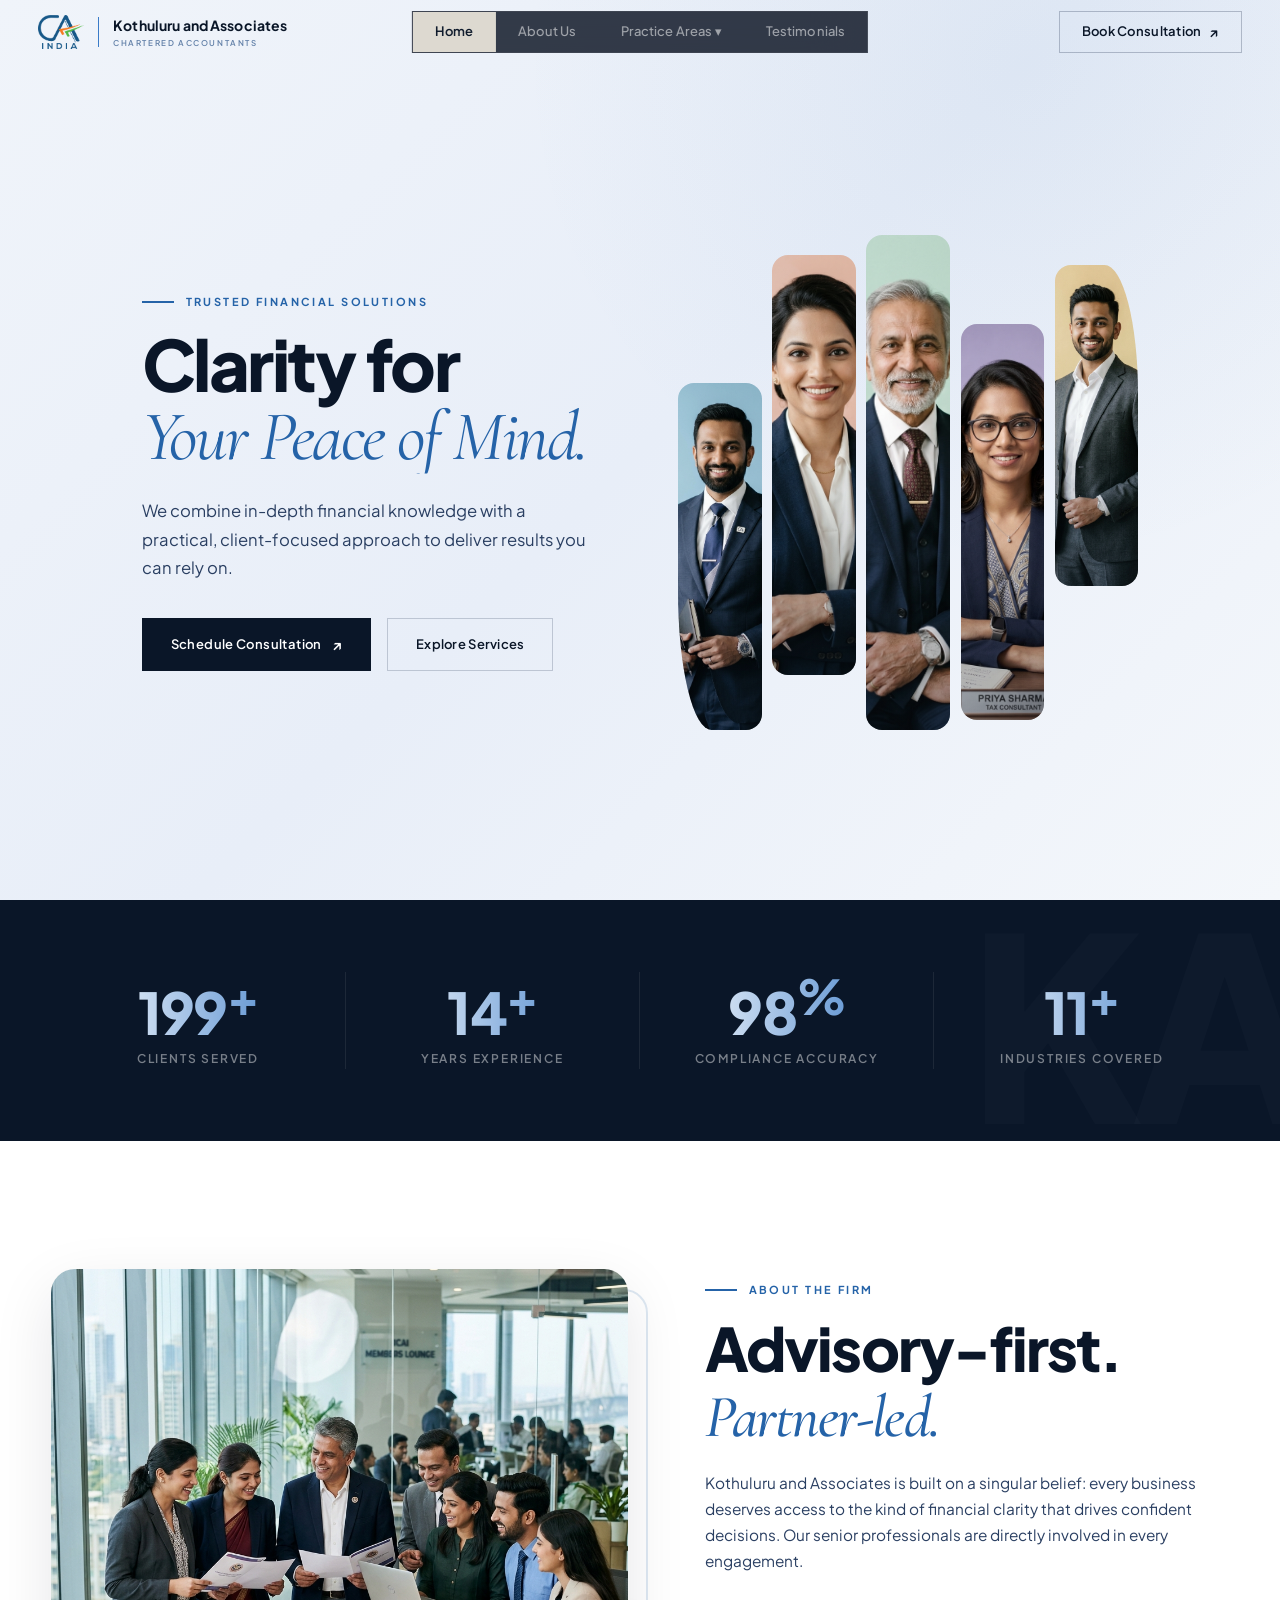
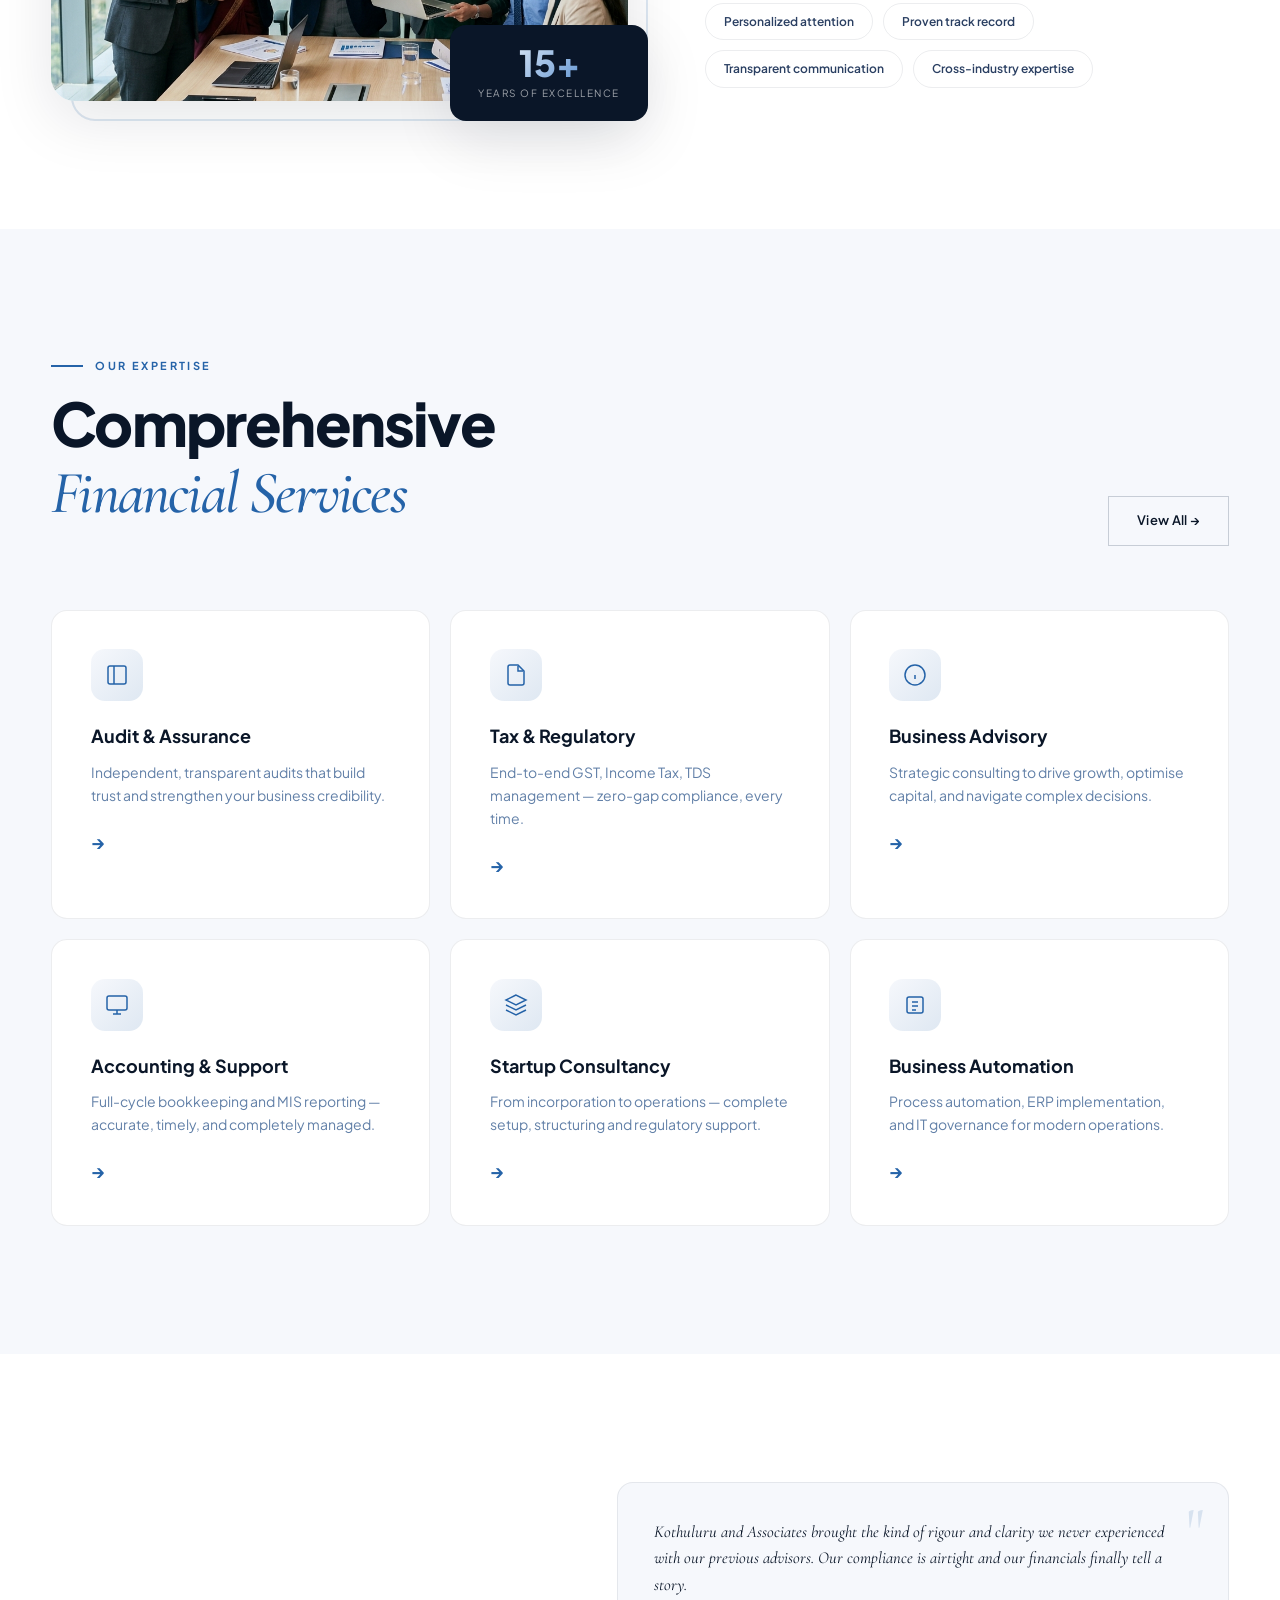
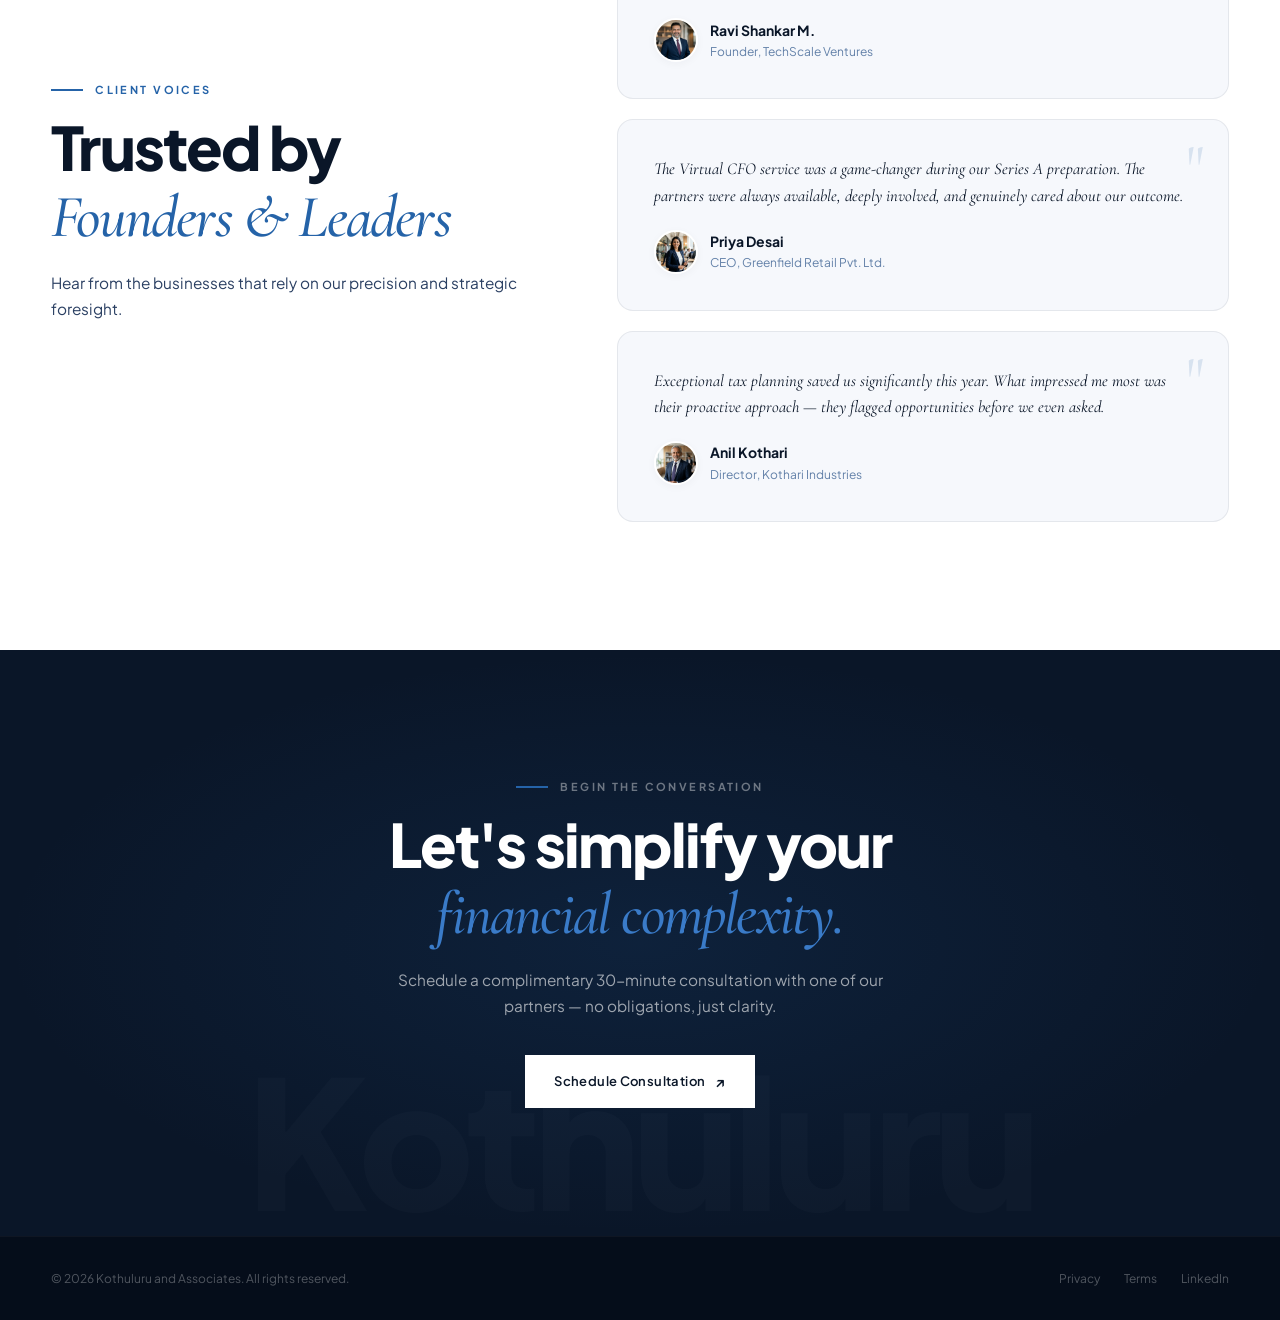
<file: index.html>
<!DOCTYPE html>
<html lang="en">
<head>
  <meta charset="UTF-8">
  <meta name="viewport" content="width=device-width, initial-scale=1.0">
  <title>Kothuluru and Associates — Chartered Accountants</title>
  <meta name="description" content="Trusted Chartered Accountants providing audit, tax, advisory, and business support services across India.">
  <link rel="preconnect" href="https://fonts.googleapis.com">
  <link href="https://fonts.googleapis.com/css2?family=Plus+Jakarta+Sans:wght@300;400;500;600;700;800&family=Cormorant+Garamond:ital,wght@0,300;0,400;0,500;1,300;1,400;1,500;1,600&display=swap" rel="stylesheet">
  <link href="https://fonts.googleapis.com/css2?family=Material+Symbols+Outlined" rel="stylesheet">
  <link rel="stylesheet" href="styles.css?v=3">
</head>
<body>

  <!-- NAV -->
  <nav id="mainNav">
    <a href="index.html" class="nav-logo">
      <img src="assets/CA India Logo.png" alt="CA India" class="nav-logo-ca">
      <div class="nav-logo-divider"></div>
      <div class="nav-logo-text">
        <div class="nav-logo-main">Kothuluru and Associates</div>
        <div class="nav-logo-sub">Chartered Accountants</div>
      </div>
    </a>
    <ul class="nav-links" id="navLinks">
      <li class="active"><a href="#home">Home</a></li>
      <li><a href="#about">About Us</a></li>
      <li class="dropdown">
        <a href="#services" class="dropdown-trigger">Practice Areas ▾</a>
        <div class="dropdown-menu">
          <a href="services/audit-assurance.html">Audit &amp; Assurance</a>
          <a href="services/tax-regulatory.html">Tax &amp; Regulatory</a>
          <a href="services/business-advisory.html">Business Advisory</a>
          <a href="services/accounting-business-support.html">Accounting &amp; Support</a>
          <a href="services/startup-consultancy.html">Startup Consultancy</a>
          <a href="services/business-automation-it.html">Business Automation</a>
        </div>
      </li>
      <li><a href="#testimonials">Testimonials</a></li>
      <li id="mobileCtaContainer"></li>
    </ul>
    <div class="nav-right-group">
      <div id="desktopCtaContainer"><a href="#contact" class="nav-cta" id="mainCtaButton">Book Consultation</a></div>
      <button class="nav-toggle" id="navToggle" aria-label="Menu">
        <span class="material-symbols-outlined">menu</span>
      </button>
    </div>
  </nav>

  <!-- HERO -->
  <section class="hero" id="home">
    <div class="container">
      <div class="hero-content">
        <div class="eyebrow reveal visible">Trusted Financial Solutions</div>
        <h1 class="hero-headline reveal visible delay-1">Clarity for<em>Your Peace of Mind.</em></h1>
        <p class="hero-sub reveal visible delay-2">We combine in-depth financial knowledge with a practical, client-focused approach to deliver results you can rely on.</p>
        <div class="hero-actions reveal visible delay-3">
          <a href="#contact" class="btn-primary">Schedule Consultation</a>
          <a href="#services" class="btn-outline">Explore Services</a>
        </div>
      </div>
      <div class="hero-portraits reveal visible delay-2">
        <div class="portrait-slice" style="background-image: url('assets/portrait_1.png');"></div>
        <div class="portrait-slice" style="background-image: url('assets/portrait_2.png');"></div>
        <div class="portrait-slice" style="background-image: url('assets/portrait_3.png');"></div>
        <div class="portrait-slice" style="background-image: url('assets/portrait_4.png');"></div>
        <div class="portrait-slice" style="background-image: url('assets/portrait_5.png');"></div>
      </div>
    </div>
  </section>

  <section class="metrics" id="metrics">
    <div class="container">
      <div class="metric-item reveal">
        <div class="metric-num"><span class="count-up" data-target="200">0</span><sup>+</sup></div>
        <div class="metric-label">Clients Served</div>
      </div>
      <div class="metric-item reveal delay-1">
        <div class="metric-num"><span class="count-up" data-target="15">0</span><sup>+</sup></div>
        <div class="metric-label">Years Experience</div>
      </div>
      <div class="metric-item reveal delay-2">
        <div class="metric-num"><span class="count-up" data-target="99">0</span><sup>%</sup></div>
        <div class="metric-label">Compliance Accuracy</div>
      </div>
      <div class="metric-item reveal delay-3">
        <div class="metric-num"><span class="count-up" data-target="12">0</span><sup>+</sup></div>
        <div class="metric-label">Industries Covered</div>
      </div>
    </div>
  </section>

  <!-- ABOUT -->
  <section class="about section-pad" id="about">
    <div class="container">
      <div class="about-image-wrap reveal">
        <div class="about-image" style="background-image: url('assets/about-team.png');"></div>
        <div class="about-badge">
          <div class="about-badge-num">15+</div>
          <div class="about-badge-label">Years of Excellence</div>
        </div>
      </div>
      <div>
        <div class="eyebrow reveal">About the Firm</div>
        <h2 class="section-title reveal delay-1">Advisory-first.<br><em>Partner-led.</em></h2>
        <p class="body-text reveal delay-2">Kothuluru and Associates is built on a singular belief: every business deserves access to the kind of financial clarity that drives confident decisions. Our senior professionals are directly involved in every engagement.</p>
        <div class="pill-tags reveal delay-3">
          <span class="pill-tag">Personalized attention</span>
          <span class="pill-tag">Proven track record</span>
          <span class="pill-tag">Transparent communication</span>
          <span class="pill-tag">Cross-industry expertise</span>
        </div>
      </div>
    </div>
  </section>

  <!-- SERVICES -->
  <section class="services section-pad" id="services">
    <div class="container">
      <div class="services-header">
        <div>
          <div class="eyebrow reveal">Our Expertise</div>
          <h2 class="section-title reveal delay-1">Comprehensive<br><em>Financial Services</em></h2>
        </div>
        <a href="#contact" class="btn-outline reveal">View All →</a>
      </div>
      <div class="services-grid">
        <a href="services/audit-assurance.html" class="service-card reveal">
          <div class="service-icon">
            <svg width="24" height="24" viewBox="0 0 24 24" fill="none" stroke="currentColor" stroke-width="1.5"><rect x="3" y="3" width="18" height="18" rx="2"/><path d="M9 3v18"/></svg>
          </div>
          <div class="service-card-title">Audit &amp; Assurance</div>
          <div class="service-card-desc">Independent, transparent audits that build trust and strengthen your business credibility.</div>
          <span class="service-arrow">→</span>
        </a>
        <a href="services/tax-regulatory.html" class="service-card reveal delay-1">
          <div class="service-icon">
            <svg width="24" height="24" viewBox="0 0 24 24" fill="none" stroke="currentColor" stroke-width="1.5"><path d="M14 2H6a2 2 0 0 0-2 2v16c0 1.1.9 2 2 2h12a2 2 0 0 0 2-2V8l-6-6z"/><path d="M14 3v5h5"/></svg>
          </div>
          <div class="service-card-title">Tax &amp; Regulatory</div>
          <div class="service-card-desc">End-to-end GST, Income Tax, TDS management — zero-gap compliance, every time.</div>
          <span class="service-arrow">→</span>
        </a>
        <a href="services/business-advisory.html" class="service-card reveal delay-2">
          <div class="service-icon">
            <svg width="24" height="24" viewBox="0 0 24 24" fill="none" stroke="currentColor" stroke-width="1.5"><circle cx="12" cy="12" r="10"/><path d="M12 16v-4"/><path d="M12 8h.01"/></svg>
          </div>
          <div class="service-card-title">Business Advisory</div>
          <div class="service-card-desc">Strategic consulting to drive growth, optimise capital, and navigate complex decisions.</div>
          <span class="service-arrow">→</span>
        </a>
        <a href="services/accounting-business-support.html" class="service-card reveal delay-1">
          <div class="service-icon">
            <svg width="24" height="24" viewBox="0 0 24 24" fill="none" stroke="currentColor" stroke-width="1.5"><rect x="2" y="3" width="20" height="14" rx="2"/><line x1="8" y1="21" x2="16" y2="21"/><line x1="12" y1="17" x2="12" y2="21"/></svg>
          </div>
          <div class="service-card-title">Accounting &amp; Support</div>
          <div class="service-card-desc">Full-cycle bookkeeping and MIS reporting — accurate, timely, and completely managed.</div>
          <span class="service-arrow">→</span>
        </a>
        <a href="services/startup-consultancy.html" class="service-card reveal delay-2">
          <div class="service-icon">
            <svg width="24" height="24" viewBox="0 0 24 24" fill="none" stroke="currentColor" stroke-width="1.5"><path d="M12 2L2 7l10 5 10-5-10-5z"/><path d="M2 17l10 5 10-5"/><path d="M2 12l10 5 10-5"/></svg>
          </div>
          <div class="service-card-title">Startup Consultancy</div>
          <div class="service-card-desc">From incorporation to operations — complete setup, structuring and regulatory support.</div>
          <span class="service-arrow">→</span>
        </a>
        <a href="services/business-automation-it.html" class="service-card reveal delay-3">
          <div class="service-icon">
            <svg width="24" height="24" viewBox="0 0 24 24" fill="none" stroke="currentColor" stroke-width="1.5"><rect x="4" y="4" width="16" height="16" rx="2"/><path d="M9 9h6"/><path d="M9 13h6"/><path d="M9 17h4"/></svg>
          </div>
          <div class="service-card-title">Business Automation</div>
          <div class="service-card-desc">Process automation, ERP implementation, and IT governance for modern operations.</div>
          <span class="service-arrow">→</span>
        </a>
      </div>
    </div>
  </section>

  <!-- TESTIMONIALS -->
  <section class="testimonials section-pad" id="testimonials">
    <div class="container">
      <div>
        <div class="eyebrow reveal">Client Voices</div>
        <h2 class="section-title reveal delay-1">Trusted by<br><em>Founders &amp; Leaders</em></h2>
        <p class="body-text reveal delay-2">Hear from the businesses that rely on our precision and strategic foresight.</p>
      </div>
      <div class="testimonial-cards">
        <div class="testimonial-card reveal">
          <p class="testimonial-text">Kothuluru and Associates brought the kind of rigour and clarity we never experienced with our previous advisors. Our compliance is airtight and our financials finally tell a story.</p>
          <div class="testimonial-author">
            <div class="testimonial-avatar" style="background-image: url('assets/testimonial-1.png');"></div>
            <div>
              <div class="testimonial-name">Ravi Shankar M.</div>
              <div class="testimonial-role">Founder, TechScale Ventures</div>
            </div>
          </div>
        </div>
        <div class="testimonial-card reveal delay-1">
          <p class="testimonial-text">The Virtual CFO service was a game-changer during our Series A preparation. The partners were always available, deeply involved, and genuinely cared about our outcome.</p>
          <div class="testimonial-author">
            <div class="testimonial-avatar" style="background-image: url('assets/testimonial-2.png');"></div>
            <div>
              <div class="testimonial-name">Priya Desai</div>
              <div class="testimonial-role">CEO, Greenfield Retail Pvt. Ltd.</div>
            </div>
          </div>
        </div>
        <div class="testimonial-card reveal delay-2">
          <p class="testimonial-text">Exceptional tax planning saved us significantly this year. What impressed me most was their proactive approach — they flagged opportunities before we even asked.</p>
          <div class="testimonial-author">
            <div class="testimonial-avatar" style="background-image: url('assets/testimonial-3.png');"></div>
            <div>
              <div class="testimonial-name">Anil Kothari</div>
              <div class="testimonial-role">Director, Kothari Industries</div>
            </div>
          </div>
        </div>
      </div>
    </div>
  </section>

  <!-- CTA -->
  <section class="cta-section" id="contact">
    <div class="container" style="position:relative; z-index:1;">
      <div class="eyebrow reveal" style="justify-content:center; color:rgba(255,255,255,0.4);">
        <span style="display:none;"></span>Begin the Conversation
      </div>
      <h2 class="section-title reveal delay-1" style="text-align:center;">Let's simplify your<br><em>financial complexity.</em></h2>
      <p class="body-text reveal delay-2" style="text-align:center;">Schedule a complimentary 30-minute consultation with one of our partners — no obligations, just clarity.</p>
      <div style="text-align:center;" class="reveal delay-3">
        <a href="mailto:hello@kothaluruassociates.in" class="btn-primary" style="background:#fff; color:var(--ink); border-color:#fff;">Schedule Consultation</a>
      </div>
    </div>
    <div class="cta-watermark">Kothuluru</div>
  </section>

  <!-- FOOTER -->
  <footer>
    <div class="container">
      <div>© 2026 Kothuluru and Associates. All rights reserved.</div>
      <div class="footer-links">
        <a href="#">Privacy</a>
        <a href="#">Terms</a>
        <a href="#">LinkedIn</a>
      </div>
    </div>
  </footer>

  <script>
    // Scroll reveal
    const observer = new IntersectionObserver((entries) => {
      entries.forEach(e => { if (e.isIntersecting) e.target.classList.add('visible'); });
    }, { threshold: 0.1, rootMargin: '0px 0px -40px 0px' });
    document.querySelectorAll('.reveal').forEach(el => observer.observe(el));

    // Count up animation
    const countUpObserver = new IntersectionObserver((entries, obs) => {
      entries.forEach(entry => {
        if (entry.isIntersecting) {
          const el = entry.target;
          const target = parseInt(el.getAttribute('data-target'), 10);
          const duration = 2000;
          const start = performance.now();
          function step(timestamp) {
            const progress = Math.min((timestamp - start) / duration, 1);
            const ease = 1 - Math.pow(1 - progress, 4); // easeOutQuart
            el.textContent = Math.floor(ease * target);
            if (progress < 1) requestAnimationFrame(step);
            else el.textContent = target;
          }
          requestAnimationFrame(step);
          obs.unobserve(el);
        }
      });
    }, { threshold: 0.1 });
    document.querySelectorAll('.count-up').forEach(el => countUpObserver.observe(el));

    // Mobile nav toggle
    const navToggle = document.getElementById('navToggle');
    const mainNav = document.getElementById('mainNav');
    
            function handleCtaPosition() {
      const rightGroup = document.getElementById('desktopCtaContainer');
      const mobileContainer = document.getElementById('mobileCtaContainer');
      if (!rightGroup || !mobileContainer) return;
      
      const isDesktop = window.innerWidth >= 1200;
      
      if (isDesktop) {
        if (!document.getElementById('mainCtaButton')) {
          rightGroup.innerHTML = '<a href="#contact" class="nav-cta" id="mainCtaButton">Book Consultation</a>';
          mobileContainer.innerHTML = '';
          console.log('[Navbar] CTA Active: Desktop Button (Right)');
        }
      } else {
        if (!document.getElementById('mobileCtaLink')) {
          mobileContainer.innerHTML = '<a href="#contact" id="mobileCtaLink">Book Consultation &#8599;</a>';
          rightGroup.innerHTML = '';
          console.log('[Navbar] CTA Active: Plain Nav Link (Inside Menu)');
        }
      }
    }
    window.addEventListener('resize', handleCtaPosition);
    handleCtaPosition();

    navToggle.addEventListener('click', (e) => {
      e.stopPropagation();
      mainNav.classList.toggle('menu-open');
    });

    // Close menu on click outside
    document.addEventListener('click', (e) => {
      if (!mainNav.contains(e.target) && mainNav.classList.contains('menu-open')) {
        mainNav.classList.remove('menu-open');
      }
    });

    // Handle mobile dropdowns
    document.querySelectorAll('.dropdown-trigger').forEach(trigger => {
      trigger.addEventListener('click', (e) => {
        if (window.innerWidth < 1200) {
          e.preventDefault();
          trigger.closest('.dropdown').classList.toggle('active');
        }
      });
    });

    // Animated logo text
    setTimeout(() => {
      const el = document.querySelector('.nav-logo-main');
      if (!el) return;
      const txt = el.innerText;
      el.innerHTML = '';
      [...txt].forEach((c, i) => {
        const s = document.createElement('span');
        s.textContent = c === ' ' ? '\u00A0' : c;
        s.style.cssText = `opacity:0;transform:translateY(8px);display:inline-block;transition:all 0.35s cubic-bezier(0.16,1,0.3,1) ${i*0.018}s`;
        el.appendChild(s);
        requestAnimationFrame(() => requestAnimationFrame(() => { s.style.opacity='1'; s.style.transform='translateY(0)'; }));
      });
    }, 300);

    // ── DYNAMIC ACTIVE STATE ──
    (function() {
      const navItems = document.querySelectorAll('.nav-links > li');
      const sections = ['home','about','services','testimonials'];
      let currentActive = document.querySelector('.nav-links > li.active');

      // Set active by section id
      function setActiveBySection(id) {
        navItems.forEach(li => li.classList.remove('active'));
        navItems.forEach(li => {
          const href = li.querySelector('a')?.getAttribute('href');
          if (href && href.includes(id)) li.classList.add('active');
        });
      }

      // Hover: temporarily move active
      navItems.forEach(li => {
        li.addEventListener('mouseenter', () => {
          navItems.forEach(n => n.classList.remove('active'));
          li.classList.add('active');
        });
      });

      // Mouse leave nav-links: restore scroll-based active
      const navLinksEl = document.querySelector('.nav-links');
      navLinksEl.addEventListener('mouseleave', () => {
        // Find which section is visible
        let found = 'home';
        sections.forEach(id => {
          const sec = document.getElementById(id);
          if (sec && sec.getBoundingClientRect().top <= 120) found = id;
        });
        setActiveBySection(found);
      });

      // Scroll: update active based on visible section
      window.addEventListener('scroll', () => {
        let found = 'home';
        sections.forEach(id => {
          const sec = document.getElementById(id);
          if (sec && sec.getBoundingClientRect().top <= 120) found = id;
        });
        // Only update if not hovering over nav
        if (!navLinksEl.matches(':hover')) {
          setActiveBySection(found);
        }
      }, { passive: true });

      // Initial
      setActiveBySection('home');
    })();
  </script>
</body>
</html>
</file>
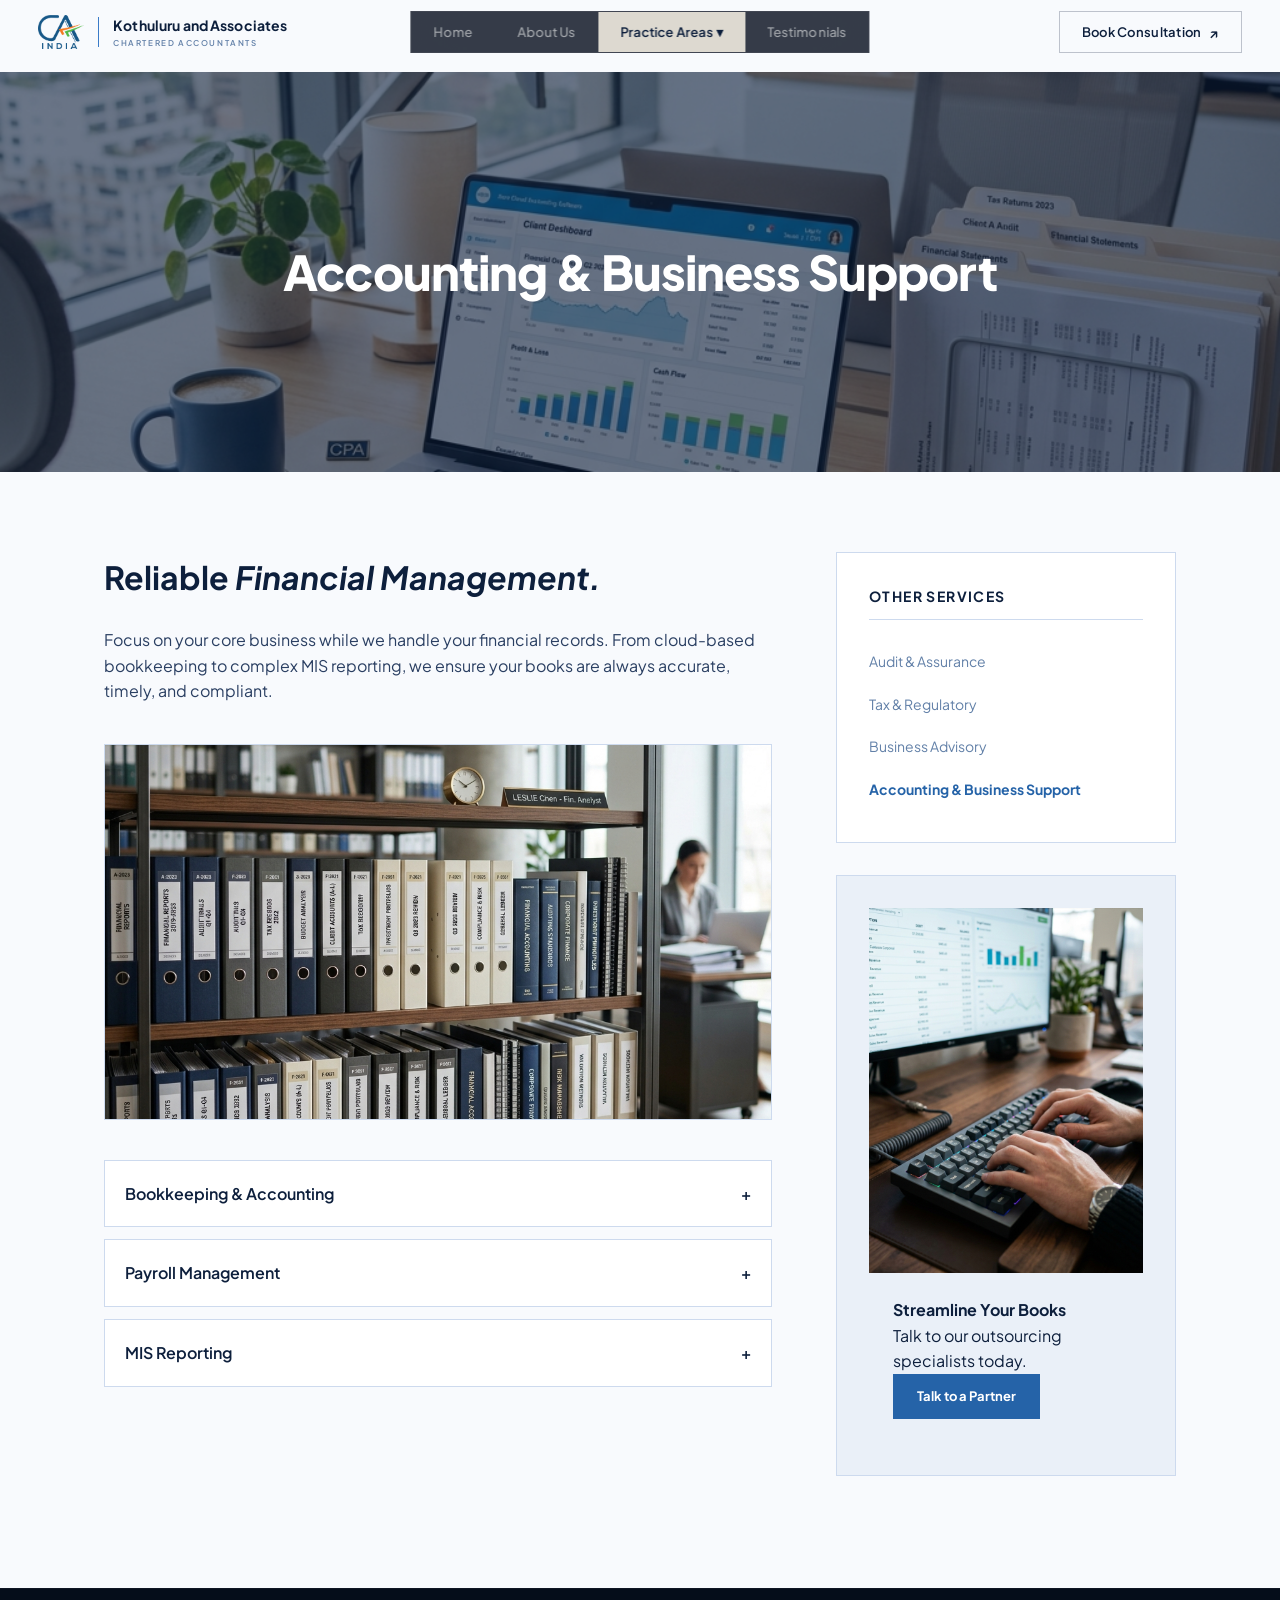
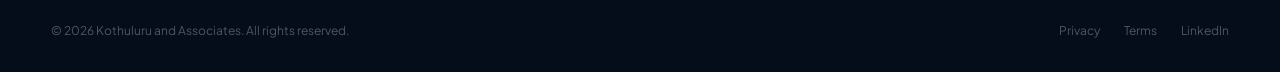
<file: services/accounting-business-support.html>
<!DOCTYPE html>
<html lang="en">
<head>
  <meta charset="UTF-8">
  <meta name="viewport" content="width=device-width, initial-scale=1.0">
  <title>Accounting & Business Support — Kothuluru and Associates</title>
  <link rel="preconnect" href="https://fonts.googleapis.com">
  <link href="https://fonts.googleapis.com/css2?family=Plus+Jakarta+Sans:wght@300;400;500;600;700;800&family=Cormorant+Garamond:ital,wght@0,300;0,400;0,500;1,300;1,400;1,500;1,600&display=swap" rel="stylesheet">
  <link href="https://fonts.googleapis.com/css2?family=Material+Symbols+Outlined" rel="stylesheet">
  <link rel="stylesheet" href="../service-styles.css?v=4">
</head>
<body>
    <nav id="mainNav">
    <a href="../index.html" class="nav-logo">
      <img src="../assets/CA India Logo.png" alt="CA India" class="nav-logo-ca">
      <div class="nav-logo-divider"></div>
      <div class="nav-logo-text">
        <div class="nav-logo-main">Kothuluru and Associates</div>
        <div class="nav-logo-sub">Chartered Accountants</div>
      </div>
    </a>
    <ul class="nav-links" id="navLinks">
      <li><a href="../index.html#home">Home</a></li>
      <li><a href="../index.html#about">About Us</a></li>
      <li class="dropdown active">
        <a href="../index.html#services" class="dropdown-trigger">Practice Areas &#9662;</a>
        <div class="dropdown-menu">
          <a href="audit-assurance.html">Audit &amp; Assurance</a>
          <a href="tax-regulatory.html">Tax &amp; Regulatory</a>
          <a href="business-advisory.html">Business Advisory</a>
          <a href="accounting-business-support.html">Accounting &amp; Support</a>
          <a href="startup-consultancy.html">Startup Consultancy</a>
          <a href="business-automation-it.html">Business Automation</a>
        </div>
      </li>
      <li><a href="../index.html#testimonials">Testimonials</a></li>
      <li id="mobileCtaContainer"></li>
    </ul>
    <div class="nav-right-group">
      <div id="desktopCtaContainer"><a href="../index.html#contact" class="nav-cta" id="mainCtaButton">Book Consultation</a></div>
      <button class="nav-toggle" id="navToggle" aria-label="Menu">
        <span class="material-symbols-outlined">menu</span>
      </button>
    </div>
  </nav>

  <section class="service-hero" style="background-image: url('../assets/accounting-1.png');">
    <div class="service-hero-content reveal">
      <h1 class="service-hero-title">Accounting & Business Support</h1>
    </div>
  </section>

  <div class="service-layout">
    <main class="service-main">
      <section class="reveal">
        <h2>Reliable <em>Financial Management.</em></h2>
        <p>Focus on your core business while we handle your financial records. From cloud-based bookkeeping to complex MIS reporting, we ensure your books are always accurate, timely, and compliant.</p>
        
        <div class="content-image" style="background-image: url('../assets/accounting-3.png');"></div>

        <div class="expandable-cards">
          <div class="expandable-card reveal">
            <div class="expandable-card-header">Bookkeeping & Accounting <span>+</span></div>
            <div class="expandable-card-body">
              Maintaining accurate financial records on modern cloud platforms.
            </div>
          </div>
          <div class="expandable-card reveal">
            <div class="expandable-card-header">Payroll Management <span>+</span></div>
            <div class="expandable-card-body">
              End-to-end salary processing, TDS, and statutory compliance.
            </div>
          </div>
          <div class="expandable-card reveal">
            <div class="expandable-card-header">MIS Reporting <span>+</span></div>
            <div class="expandable-card-body">
              Customized financial reports for better decision-making and stakeholders communication.
            </div>
          </div>
        </div>
      </section>
    </main>

    <aside class="service-sidebar">
      <div class="sidebar-card reveal">
        <h3 class="sidebar-title">Other Services</h3>
        <ul class="sidebar-links">
          <li><a href="audit-assurance.html">Audit & Assurance</a></li>
          <li><a href="tax-regulatory.html">Tax & Regulatory</a></li>
          <li><a href="business-advisory.html">Business Advisory</a></li>
          <li class="active"><a href="accounting-business-support.html">Accounting & Business Support</a></li>
        </ul>
      </div>

      <div class="sidebar-card sidebar-contact-card reveal">
        <div class="sidebar-contact-image" style="background-image: url('../assets/accounting-2.png');"></div>
        <div class="sidebar-contact-info">
          <h4>Streamline Your Books</h4>
          <p>Talk to our outsourcing specialists today.</p>
          <a href="../index.html#contact" class="btn-primary">Talk to a Partner</a>
        </div>
      </div>
    </aside>
  </div>
  <footer style="background:#050d1a;padding:32px 0;border-top:1px solid rgba(255,255,255,0.04);">
    <div style="max-width:1280px;margin:0 auto;padding:0 clamp(20px,4vw,64px);display:flex;justify-content:space-between;align-items:center;color:rgba(255,255,255,0.3);font-size:12px;">
      <div>&copy; 2026 Kothuluru and Associates. All rights reserved.</div>
      <div style="display:flex;gap:24px;">
        <a href="#" style="color:inherit;text-decoration:none;">Privacy</a>
        <a href="#" style="color:inherit;text-decoration:none;">Terms</a>
        <a href="#" style="color:inherit;text-decoration:none;">LinkedIn</a>
      </div>
    </div>
  </footer>


  <script src="../service-scripts.js?v=4"></script>
</body>
</html>
</file>
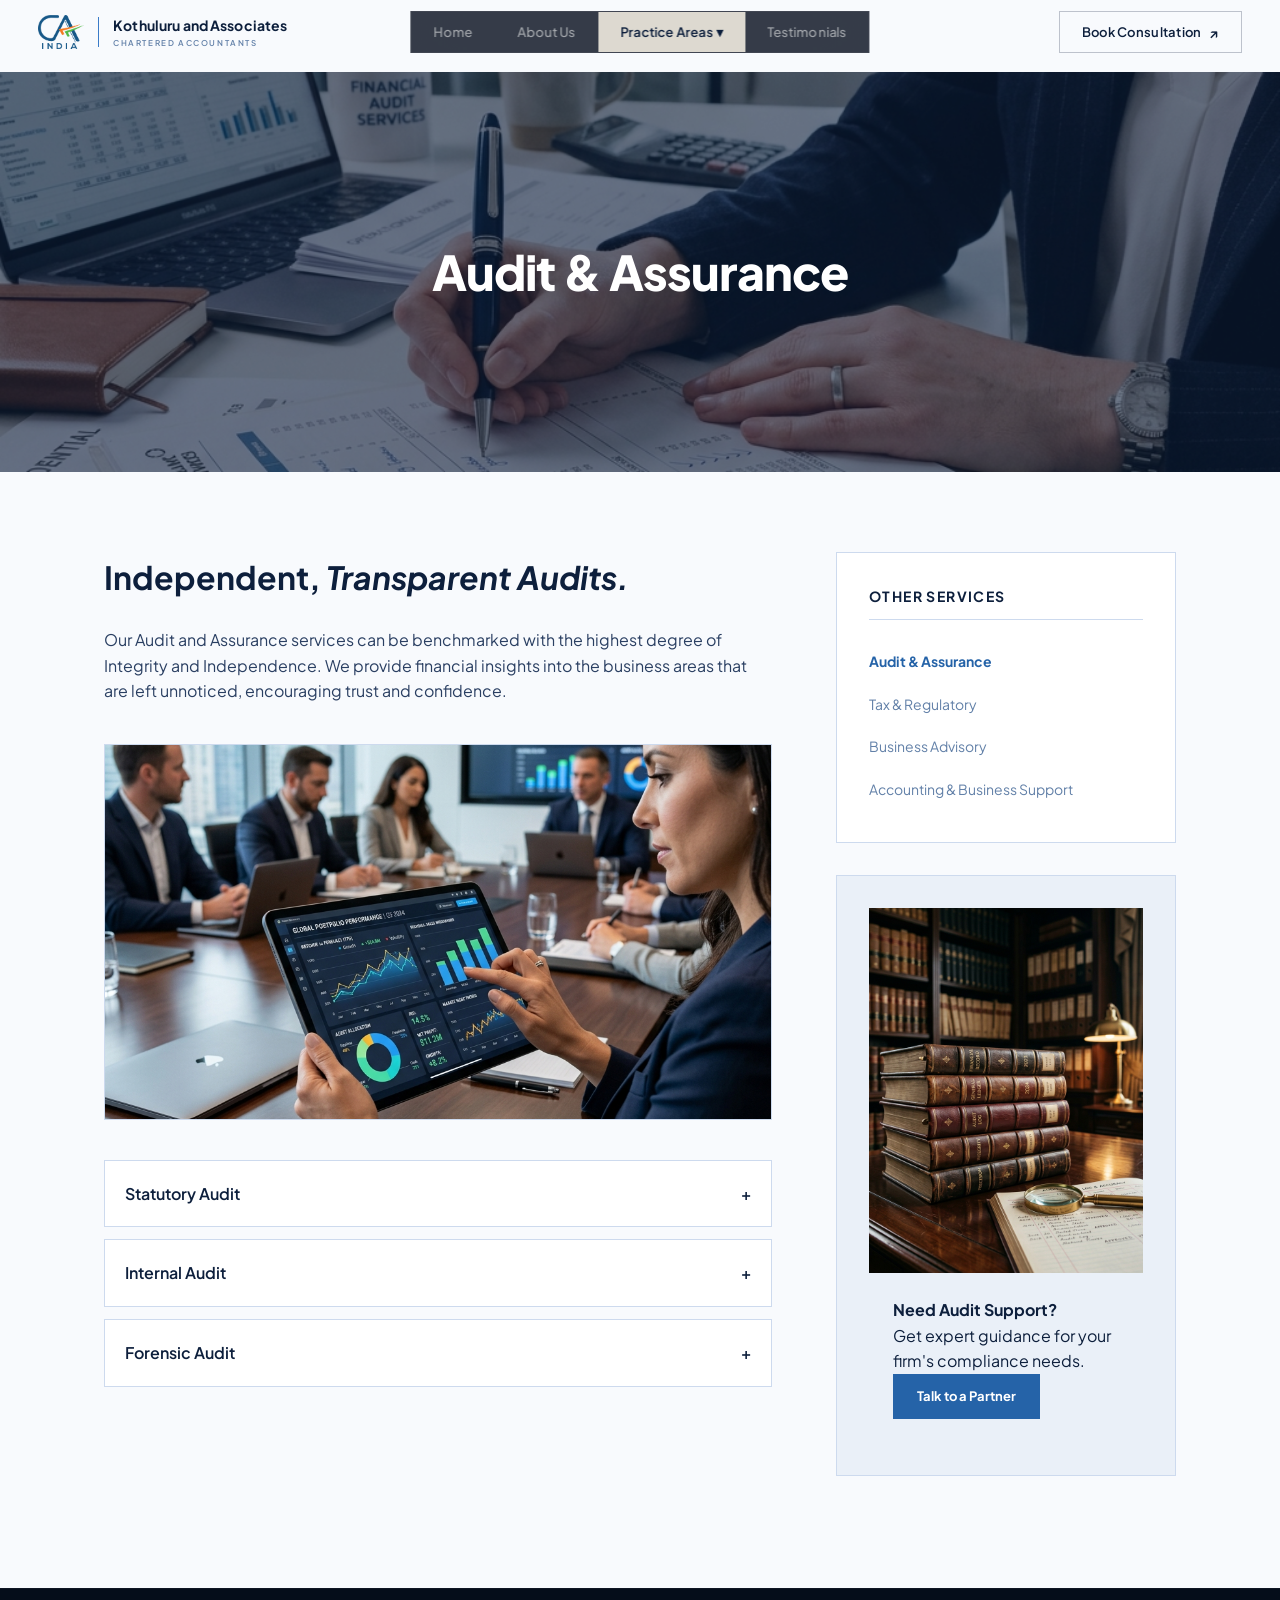
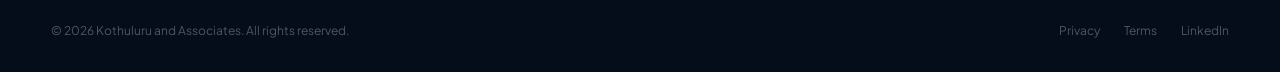
<file: services/audit-assurance.html>
<!DOCTYPE html>
<html lang="en">
<head>
  <meta charset="UTF-8">
  <meta name="viewport" content="width=device-width, initial-scale=1.0">
  <title>Audit & Assurance — Kothuluru and Associates</title>
  <link rel="preconnect" href="https://fonts.googleapis.com">
  <link href="https://fonts.googleapis.com/css2?family=Plus+Jakarta+Sans:wght@300;400;500;600;700;800&family=Cormorant+Garamond:ital,wght@0,300;0,400;0,500;1,300;1,400;1,500;1,600&display=swap" rel="stylesheet">
  <link href="https://fonts.googleapis.com/css2?family=Material+Symbols+Outlined" rel="stylesheet">
  <link rel="stylesheet" href="../service-styles.css?v=4">
</head>
<body>
    <nav id="mainNav">
    <a href="../index.html" class="nav-logo">
      <img src="../assets/CA India Logo.png" alt="CA India" class="nav-logo-ca">
      <div class="nav-logo-divider"></div>
      <div class="nav-logo-text">
        <div class="nav-logo-main">Kothuluru and Associates</div>
        <div class="nav-logo-sub">Chartered Accountants</div>
      </div>
    </a>
    <ul class="nav-links" id="navLinks">
      <li><a href="../index.html#home">Home</a></li>
      <li><a href="../index.html#about">About Us</a></li>
      <li class="dropdown active">
        <a href="../index.html#services" class="dropdown-trigger">Practice Areas &#9662;</a>
        <div class="dropdown-menu">
          <a href="audit-assurance.html">Audit &amp; Assurance</a>
          <a href="tax-regulatory.html">Tax &amp; Regulatory</a>
          <a href="business-advisory.html">Business Advisory</a>
          <a href="accounting-business-support.html">Accounting &amp; Support</a>
          <a href="startup-consultancy.html">Startup Consultancy</a>
          <a href="business-automation-it.html">Business Automation</a>
        </div>
      </li>
      <li><a href="../index.html#testimonials">Testimonials</a></li>
      <li id="mobileCtaContainer"></li>
    </ul>
    <div class="nav-right-group">
      <div id="desktopCtaContainer"><a href="../index.html#contact" class="nav-cta" id="mainCtaButton">Book Consultation</a></div>
      <button class="nav-toggle" id="navToggle" aria-label="Menu">
        <span class="material-symbols-outlined">menu</span>
      </button>
    </div>
  </nav>

  <section class="service-hero" style="background-image: url('../assets/audit-1.png');">
    <div class="service-hero-content reveal">
      <h1 class="service-hero-title">Audit & Assurance</h1>
    </div>
  </section>

  <div class="service-layout">
    <main class="service-main">
      <section class="reveal">
        <h2>Independent, <em>Transparent Audits.</em></h2>
        <p>Our Audit and Assurance services can be benchmarked with the highest degree of Integrity and Independence. We provide financial insights into the business areas that are left unnoticed, encouraging trust and confidence.</p>
        
        <div class="content-image" style="background-image: url('../assets/audit-3.png');"></div>

        <div class="expandable-cards">
          <div class="expandable-card reveal">
            <div class="expandable-card-header">Statutory Audit <span>+</span></div>
            <div class="expandable-card-body">
              Audit of accounts to review the accuracy of a company's financial statements and records.
            </div>
          </div>
          <div class="expandable-card reveal">
            <div class="expandable-card-header">Internal Audit <span>+</span></div>
            <div class="expandable-card-body">
              Evaluation of internal controls, risk management systems, and governance processes.
            </div>
          </div>
          <div class="expandable-card reveal">
            <div class="expandable-card-header">Forensic Audit <span>+</span></div>
            <div class="expandable-card-body">
              Investigation of financial irregularities and fraud detection.
            </div>
          </div>
        </div>
      </section>
    </main>

    <aside class="service-sidebar">
      <div class="sidebar-card reveal">
        <h3 class="sidebar-title">Other Services</h3>
        <ul class="sidebar-links">
          <li class="active"><a href="audit-assurance.html">Audit & Assurance</a></li>
          <li><a href="tax-regulatory.html">Tax & Regulatory</a></li>
          <li><a href="business-advisory.html">Business Advisory</a></li>
          <li><a href="accounting-business-support.html">Accounting & Business Support</a></li>
        </ul>
      </div>

      <div class="sidebar-card sidebar-contact-card reveal">
        <div class="sidebar-contact-image" style="background-image: url('../assets/audit-2.png');"></div>
        <div class="sidebar-contact-info">
          <h4>Need Audit Support?</h4>
          <p>Get expert guidance for your firm's compliance needs.</p>
          <a href="../index.html#contact" class="btn-primary">Talk to a Partner</a>
        </div>
      </div>
    </aside>
  </div>
  <footer style="background:#050d1a;padding:32px 0;border-top:1px solid rgba(255,255,255,0.04);">
    <div style="max-width:1280px;margin:0 auto;padding:0 clamp(20px,4vw,64px);display:flex;justify-content:space-between;align-items:center;color:rgba(255,255,255,0.3);font-size:12px;">
      <div>&copy; 2026 Kothuluru and Associates. All rights reserved.</div>
      <div style="display:flex;gap:24px;">
        <a href="#" style="color:inherit;text-decoration:none;">Privacy</a>
        <a href="#" style="color:inherit;text-decoration:none;">Terms</a>
        <a href="#" style="color:inherit;text-decoration:none;">LinkedIn</a>
      </div>
    </div>
  </footer>


  <script src="../service-scripts.js?v=4"></script>
</body>
</html>
</file>
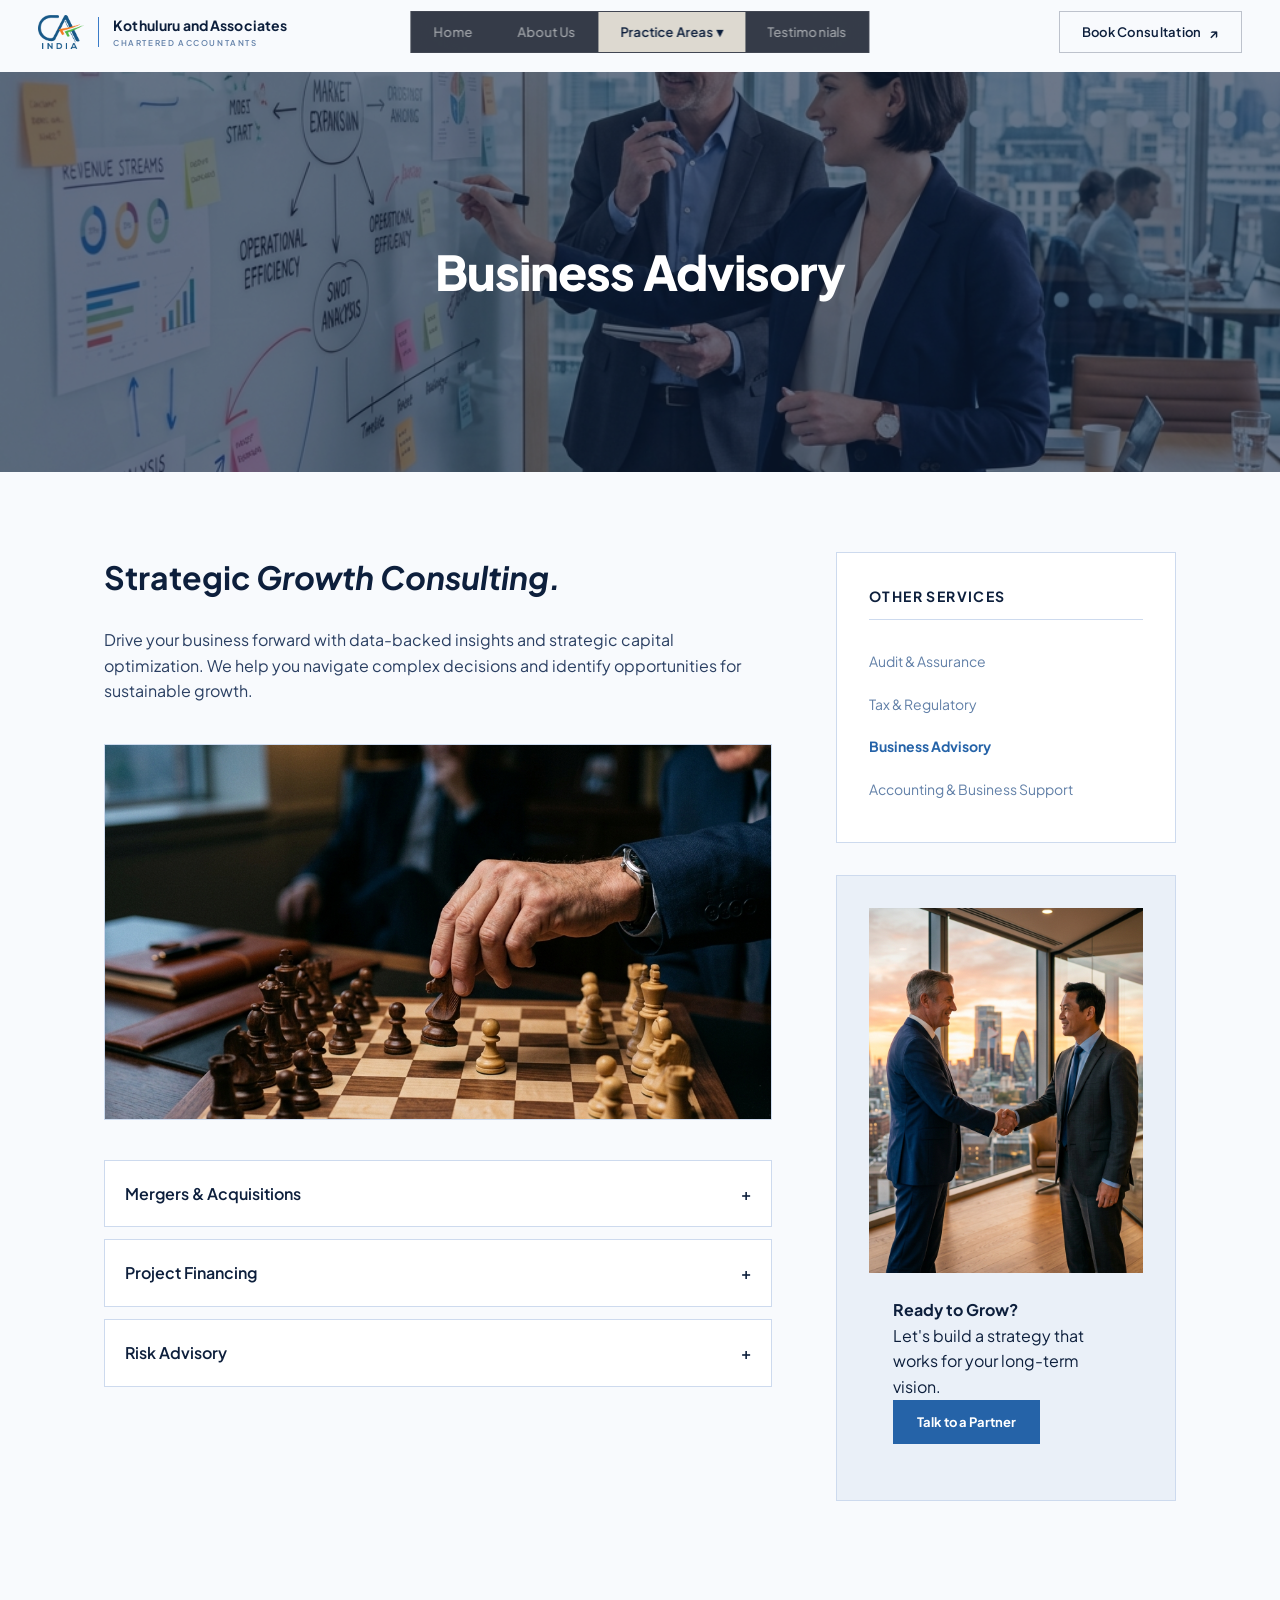
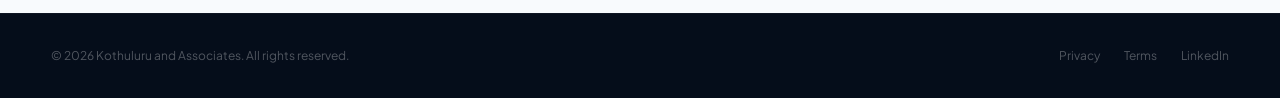
<file: services/business-advisory.html>
<!DOCTYPE html>
<html lang="en">
<head>
  <meta charset="UTF-8">
  <meta name="viewport" content="width=device-width, initial-scale=1.0">
  <title>Business Advisory — Kothuluru and Associates</title>
  <link rel="preconnect" href="https://fonts.googleapis.com">
  <link href="https://fonts.googleapis.com/css2?family=Plus+Jakarta+Sans:wght@300;400;500;600;700;800&family=Cormorant+Garamond:ital,wght@0,300;0,400;0,500;1,300;1,400;1,500;1,600&display=swap" rel="stylesheet">
  <link href="https://fonts.googleapis.com/css2?family=Material+Symbols+Outlined" rel="stylesheet">
  <link rel="stylesheet" href="../service-styles.css?v=4">
</head>
<body>
    <nav id="mainNav">
    <a href="../index.html" class="nav-logo">
      <img src="../assets/CA India Logo.png" alt="CA India" class="nav-logo-ca">
      <div class="nav-logo-divider"></div>
      <div class="nav-logo-text">
        <div class="nav-logo-main">Kothuluru and Associates</div>
        <div class="nav-logo-sub">Chartered Accountants</div>
      </div>
    </a>
    <ul class="nav-links" id="navLinks">
      <li><a href="../index.html#home">Home</a></li>
      <li><a href="../index.html#about">About Us</a></li>
      <li class="dropdown active">
        <a href="../index.html#services" class="dropdown-trigger">Practice Areas &#9662;</a>
        <div class="dropdown-menu">
          <a href="audit-assurance.html">Audit &amp; Assurance</a>
          <a href="tax-regulatory.html">Tax &amp; Regulatory</a>
          <a href="business-advisory.html">Business Advisory</a>
          <a href="accounting-business-support.html">Accounting &amp; Support</a>
          <a href="startup-consultancy.html">Startup Consultancy</a>
          <a href="business-automation-it.html">Business Automation</a>
        </div>
      </li>
      <li><a href="../index.html#testimonials">Testimonials</a></li>
      <li id="mobileCtaContainer"></li>
    </ul>
    <div class="nav-right-group">
      <div id="desktopCtaContainer"><a href="../index.html#contact" class="nav-cta" id="mainCtaButton">Book Consultation</a></div>
      <button class="nav-toggle" id="navToggle" aria-label="Menu">
        <span class="material-symbols-outlined">menu</span>
      </button>
    </div>
  </nav>

  <section class="service-hero" style="background-image: url('../assets/advisory-1.png');">
    <div class="service-hero-content reveal">
      <h1 class="service-hero-title">Business Advisory</h1>
    </div>
  </section>

  <div class="service-layout">
    <main class="service-main">
      <section class="reveal">
        <h2>Strategic <em>Growth Consulting.</em></h2>
        <p>Drive your business forward with data-backed insights and strategic capital optimization. We help you navigate complex decisions and identify opportunities for sustainable growth.</p>
        
        <div class="content-image" style="background-image: url('../assets/advisory-3.png');"></div>

        <div class="expandable-cards">
          <div class="expandable-card reveal">
            <div class="expandable-card-header">Mergers & Acquisitions <span>+</span></div>
            <div class="expandable-card-body">
              End-to-end support for due diligence, valuation, and transaction structuring.
            </div>
          </div>
          <div class="expandable-card reveal">
            <div class="expandable-card-header">Project Financing <span>+</span></div>
            <div class="expandable-card-body">
              Assistance in securing capital for expansion, debt restructuring, and working capital needs.
            </div>
          </div>
          <div class="expandable-card reveal">
            <div class="expandable-card-header">Risk Advisory <span>+</span></div>
            <div class="expandable-card-body">
              Identifying operational and financial risks with robust mitigation strategies.
            </div>
          </div>
        </div>
      </section>
    </main>

    <aside class="service-sidebar">
      <div class="sidebar-card reveal">
        <h3 class="sidebar-title">Other Services</h3>
        <ul class="sidebar-links">
          <li><a href="audit-assurance.html">Audit & Assurance</a></li>
          <li><a href="tax-regulatory.html">Tax & Regulatory</a></li>
          <li class="active"><a href="business-advisory.html">Business Advisory</a></li>
          <li><a href="accounting-business-support.html">Accounting & Business Support</a></li>
        </ul>
      </div>

      <div class="sidebar-card sidebar-contact-card reveal">
        <div class="sidebar-contact-image" style="background-image: url('../assets/advisory-2.png');"></div>
        <div class="sidebar-contact-info">
          <h4>Ready to Grow?</h4>
          <p>Let's build a strategy that works for your long-term vision.</p>
          <a href="../index.html#contact" class="btn-primary">Talk to a Partner</a>
        </div>
      </div>
    </aside>
  </div>
  <footer style="background:#050d1a;padding:32px 0;border-top:1px solid rgba(255,255,255,0.04);">
    <div style="max-width:1280px;margin:0 auto;padding:0 clamp(20px,4vw,64px);display:flex;justify-content:space-between;align-items:center;color:rgba(255,255,255,0.3);font-size:12px;">
      <div>&copy; 2026 Kothuluru and Associates. All rights reserved.</div>
      <div style="display:flex;gap:24px;">
        <a href="#" style="color:inherit;text-decoration:none;">Privacy</a>
        <a href="#" style="color:inherit;text-decoration:none;">Terms</a>
        <a href="#" style="color:inherit;text-decoration:none;">LinkedIn</a>
      </div>
    </div>
  </footer>


  <script src="../service-scripts.js?v=4"></script>
</body>
</html>
</file>
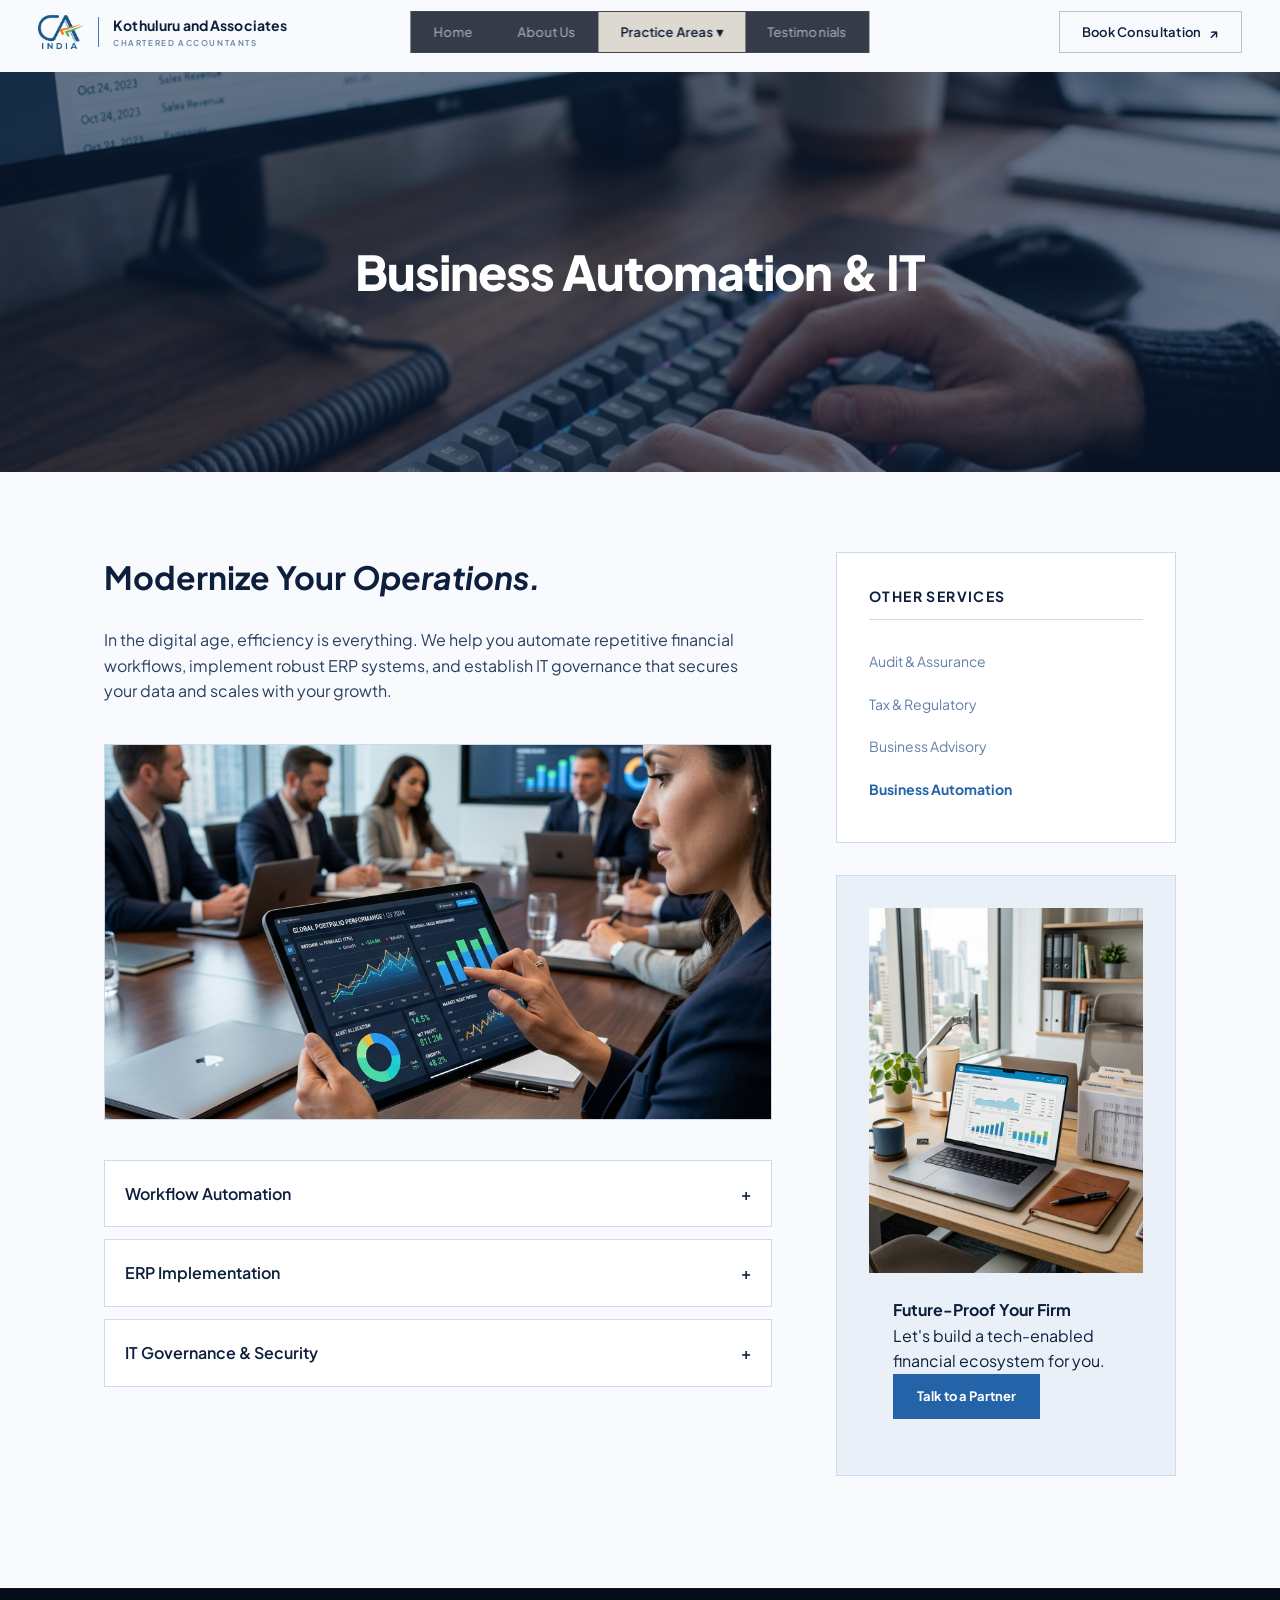
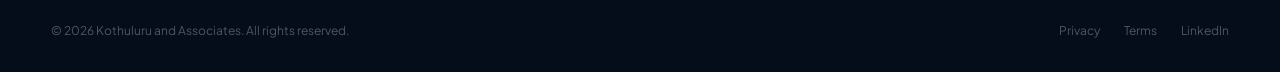
<file: services/business-automation-it.html>
<!DOCTYPE html>
<html lang="en">
<head>
  <meta charset="UTF-8">
  <meta name="viewport" content="width=device-width, initial-scale=1.0">
  <title>Business Automation & IT — Kothuluru and Associates</title>
  <link rel="preconnect" href="https://fonts.googleapis.com">
  <link href="https://fonts.googleapis.com/css2?family=Plus+Jakarta+Sans:wght@300;400;500;600;700;800&family=Cormorant+Garamond:ital,wght@0,300;0,400;0,500;1,300;1,400;1,500;1,600&display=swap" rel="stylesheet">
  <link href="https://fonts.googleapis.com/css2?family=Material+Symbols+Outlined" rel="stylesheet">
  <link rel="stylesheet" href="../service-styles.css?v=4">
</head>
<body>
    <nav id="mainNav">
    <a href="../index.html" class="nav-logo">
      <img src="../assets/CA India Logo.png" alt="CA India" class="nav-logo-ca">
      <div class="nav-logo-divider"></div>
      <div class="nav-logo-text">
        <div class="nav-logo-main">Kothuluru and Associates</div>
        <div class="nav-logo-sub">Chartered Accountants</div>
      </div>
    </a>
    <ul class="nav-links" id="navLinks">
      <li><a href="../index.html#home">Home</a></li>
      <li><a href="../index.html#about">About Us</a></li>
      <li class="dropdown active">
        <a href="../index.html#services" class="dropdown-trigger">Practice Areas &#9662;</a>
        <div class="dropdown-menu">
          <a href="audit-assurance.html">Audit &amp; Assurance</a>
          <a href="tax-regulatory.html">Tax &amp; Regulatory</a>
          <a href="business-advisory.html">Business Advisory</a>
          <a href="accounting-business-support.html">Accounting &amp; Support</a>
          <a href="startup-consultancy.html">Startup Consultancy</a>
          <a href="business-automation-it.html">Business Automation</a>
        </div>
      </li>
      <li><a href="../index.html#testimonials">Testimonials</a></li>
      <li id="mobileCtaContainer"></li>
    </ul>
    <div class="nav-right-group">
      <div id="desktopCtaContainer"><a href="../index.html#contact" class="nav-cta" id="mainCtaButton">Book Consultation</a></div>
      <button class="nav-toggle" id="navToggle" aria-label="Menu">
        <span class="material-symbols-outlined">menu</span>
      </button>
    </div>
  </nav>

  <section class="service-hero" style="background-image: url('../assets/accounting-2.png');">
    <div class="service-hero-content reveal">
      <h1 class="service-hero-title">Business Automation & IT</h1>
    </div>
  </section>

  <div class="service-layout">
    <main class="service-main">
      <section class="reveal">
        <h2>Modernize Your <em>Operations.</em></h2>
        <p>In the digital age, efficiency is everything. We help you automate repetitive financial workflows, implement robust ERP systems, and establish IT governance that secures your data and scales with your growth.</p>
        
        <div class="content-image" style="background-image: url('../assets/audit-3.png');"></div>

        <div class="expandable-cards">
          <div class="expandable-card reveal">
            <div class="expandable-card-header">Workflow Automation <span>+</span></div>
            <div class="expandable-card-body">
              Automating manual accounting and reconciliation processes to reduce errors and save time.
            </div>
          </div>
          <div class="expandable-card reveal">
            <div class="expandable-card-header">ERP Implementation <span>+</span></div>
            <div class="expandable-card-body">
              Selection, setup, and optimization of ERP systems like Tally Prime, SAP, or Zoho Books.
            </div>
          </div>
          <div class="expandable-card reveal">
            <div class="expandable-card-header">IT Governance & Security <span>+</span></div>
            <div class="expandable-card-body">
              Ensuring your financial data is protected with enterprise-grade security protocols and compliance.
            </div>
          </div>
        </div>
      </section>
    </main>

    <aside class="service-sidebar">
      <div class="sidebar-card reveal">
        <h3 class="sidebar-title">Other Services</h3>
        <ul class="sidebar-links">
          <li><a href="audit-assurance.html">Audit & Assurance</a></li>
          <li><a href="tax-regulatory.html">Tax & Regulatory</a></li>
          <li><a href="business-advisory.html">Business Advisory</a></li>
          <li class="active"><a href="business-automation-it.html">Business Automation</a></li>
        </ul>
      </div>

      <div class="sidebar-card sidebar-contact-card reveal">
        <div class="sidebar-contact-image" style="background-image: url('../assets/accounting-1.png');"></div>
        <div class="sidebar-contact-info">
          <h4>Future-Proof Your Firm</h4>
          <p>Let's build a tech-enabled financial ecosystem for you.</p>
          <a href="../index.html#contact" class="btn-primary">Talk to a Partner</a>
        </div>
      </div>
    </aside>
  </div>
  <footer style="background:#050d1a;padding:32px 0;border-top:1px solid rgba(255,255,255,0.04);">
    <div style="max-width:1280px;margin:0 auto;padding:0 clamp(20px,4vw,64px);display:flex;justify-content:space-between;align-items:center;color:rgba(255,255,255,0.3);font-size:12px;">
      <div>&copy; 2026 Kothuluru and Associates. All rights reserved.</div>
      <div style="display:flex;gap:24px;">
        <a href="#" style="color:inherit;text-decoration:none;">Privacy</a>
        <a href="#" style="color:inherit;text-decoration:none;">Terms</a>
        <a href="#" style="color:inherit;text-decoration:none;">LinkedIn</a>
      </div>
    </div>
  </footer>


  <script src="../service-scripts.js?v=4"></script>
</body>
</html>
</file>
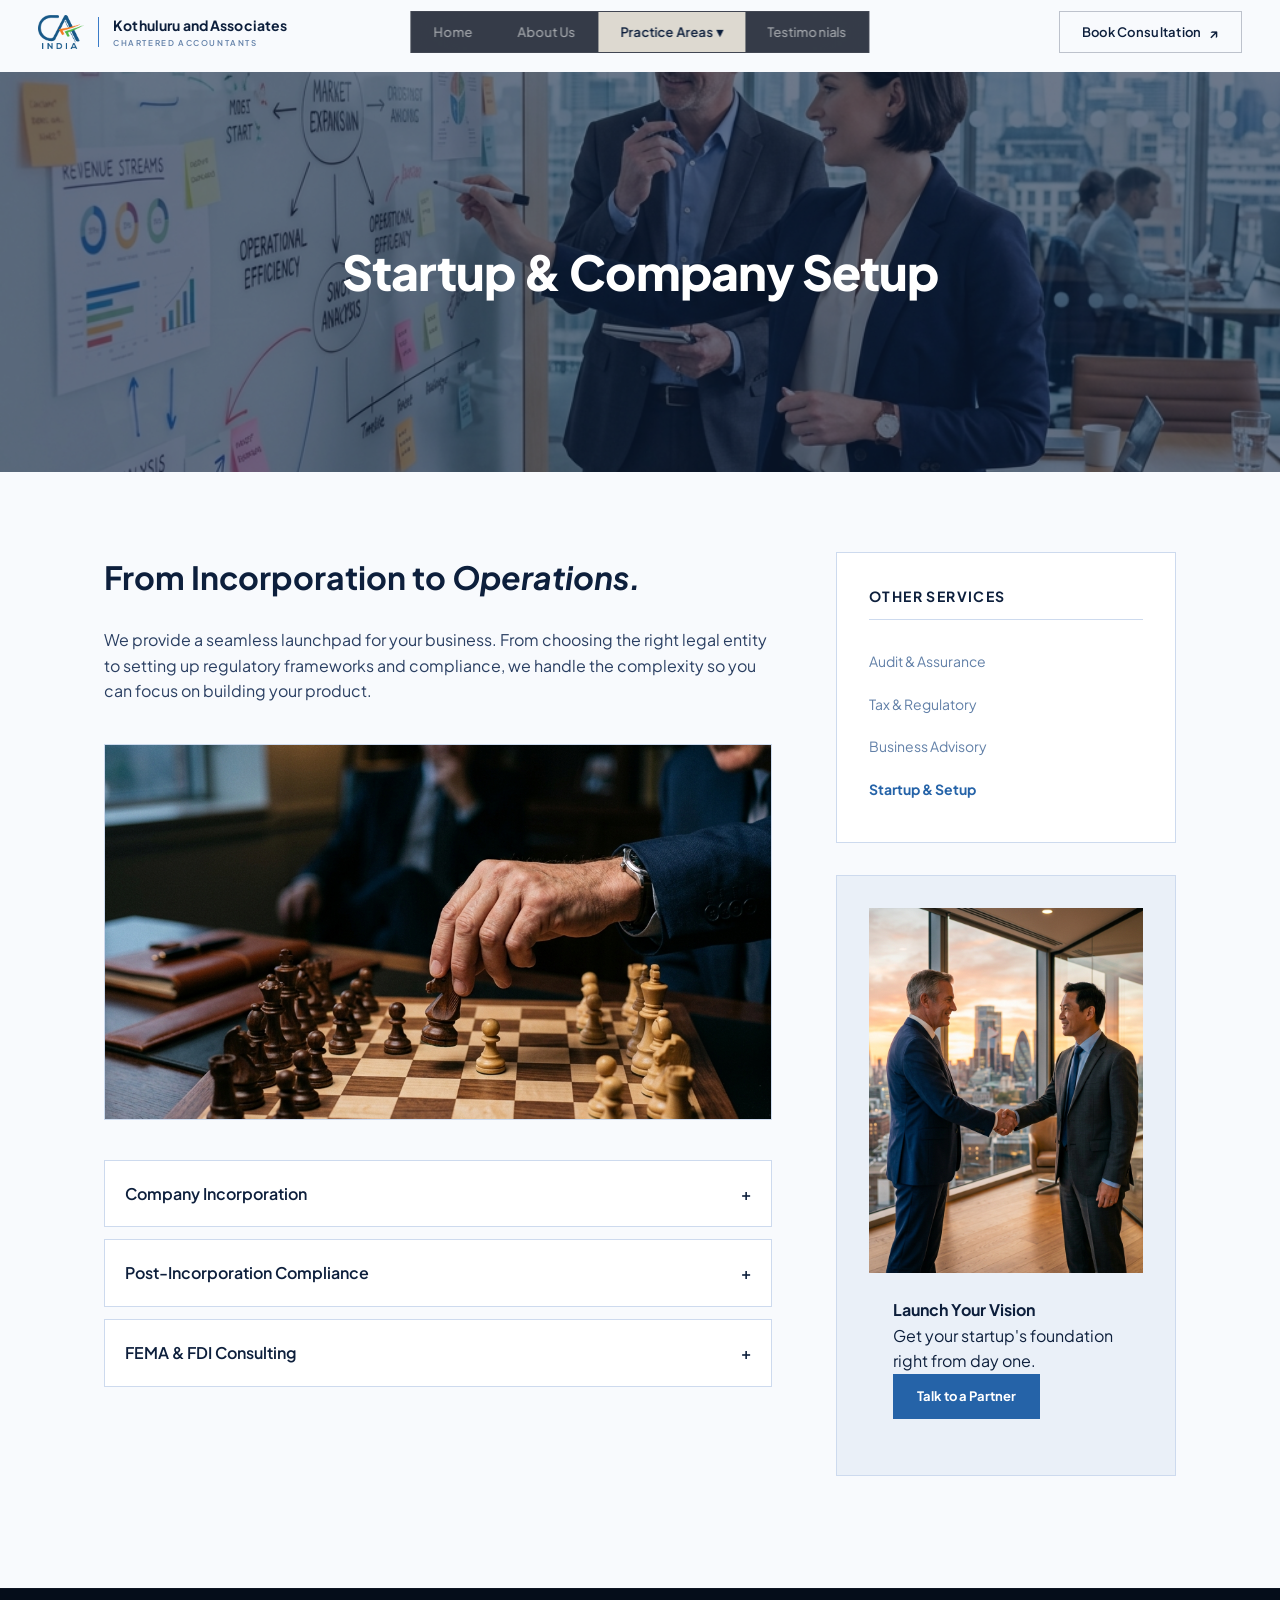
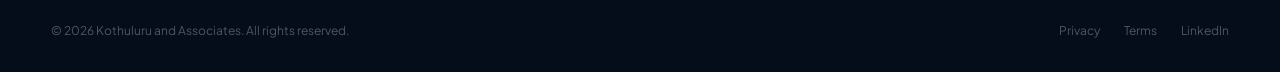
<file: services/startup-consultancy.html>
<!DOCTYPE html>
<html lang="en">
<head>
  <meta charset="UTF-8">
  <meta name="viewport" content="width=device-width, initial-scale=1.0">
  <title>Startup & Company Setup — Kothuluru and Associates</title>
  <link rel="preconnect" href="https://fonts.googleapis.com">
  <link href="https://fonts.googleapis.com/css2?family=Plus+Jakarta+Sans:wght@300;400;500;600;700;800&family=Cormorant+Garamond:ital,wght@0,300;0,400;0,500;1,300;1,400;1,500;1,600&display=swap" rel="stylesheet">
  <link href="https://fonts.googleapis.com/css2?family=Material+Symbols+Outlined" rel="stylesheet">
  <link rel="stylesheet" href="../service-styles.css?v=4">
</head>
<body>
    <nav id="mainNav">
    <a href="../index.html" class="nav-logo">
      <img src="../assets/CA India Logo.png" alt="CA India" class="nav-logo-ca">
      <div class="nav-logo-divider"></div>
      <div class="nav-logo-text">
        <div class="nav-logo-main">Kothuluru and Associates</div>
        <div class="nav-logo-sub">Chartered Accountants</div>
      </div>
    </a>
    <ul class="nav-links" id="navLinks">
      <li><a href="../index.html#home">Home</a></li>
      <li><a href="../index.html#about">About Us</a></li>
      <li class="dropdown active">
        <a href="../index.html#services" class="dropdown-trigger">Practice Areas &#9662;</a>
        <div class="dropdown-menu">
          <a href="audit-assurance.html">Audit &amp; Assurance</a>
          <a href="tax-regulatory.html">Tax &amp; Regulatory</a>
          <a href="business-advisory.html">Business Advisory</a>
          <a href="accounting-business-support.html">Accounting &amp; Support</a>
          <a href="startup-consultancy.html">Startup Consultancy</a>
          <a href="business-automation-it.html">Business Automation</a>
        </div>
      </li>
      <li><a href="../index.html#testimonials">Testimonials</a></li>
      <li id="mobileCtaContainer"></li>
    </ul>
    <div class="nav-right-group">
      <div id="desktopCtaContainer"><a href="../index.html#contact" class="nav-cta" id="mainCtaButton">Book Consultation</a></div>
      <button class="nav-toggle" id="navToggle" aria-label="Menu">
        <span class="material-symbols-outlined">menu</span>
      </button>
    </div>
  </nav>

  <section class="service-hero" style="background-image: url('../assets/advisory-1.png');">
    <div class="service-hero-content reveal">
      <h1 class="service-hero-title">Startup & Company Setup</h1>
    </div>
  </section>

  <div class="service-layout">
    <main class="service-main">
      <section class="reveal">
        <h2>From Incorporation to <em>Operations.</em></h2>
        <p>We provide a seamless launchpad for your business. From choosing the right legal entity to setting up regulatory frameworks and compliance, we handle the complexity so you can focus on building your product.</p>
        
        <div class="content-image" style="background-image: url('../assets/advisory-3.png');"></div>

        <div class="expandable-cards">
          <div class="expandable-card reveal">
            <div class="expandable-card-header">Company Incorporation <span>+</span></div>
            <div class="expandable-card-body">
              Pvt Ltd, LLP, Partnership, or Proprietorship registration with full documentation support.
            </div>
          </div>
          <div class="expandable-card reveal">
            <div class="expandable-card-header">Post-Incorporation Compliance <span>+</span></div>
            <div class="expandable-card-body">
              Obtaining PAN, TAN, GST, and opening bank accounts with regulatory ease.
            </div>
          </div>
          <div class="expandable-card reveal">
            <div class="expandable-card-header">FEMA & FDI Consulting <span>+</span></div>
            <div class="expandable-card-body">
              Expert advice on foreign investments and exchange control regulations.
            </div>
          </div>
        </div>
      </section>
    </main>

    <aside class="service-sidebar">
      <div class="sidebar-card reveal">
        <h3 class="sidebar-title">Other Services</h3>
        <ul class="sidebar-links">
          <li><a href="audit-assurance.html">Audit & Assurance</a></li>
          <li><a href="tax-regulatory.html">Tax & Regulatory</a></li>
          <li><a href="business-advisory.html">Business Advisory</a></li>
          <li class="active"><a href="startup-consultancy.html">Startup & Setup</a></li>
        </ul>
      </div>

      <div class="sidebar-card sidebar-contact-card reveal">
        <div class="sidebar-contact-image" style="background-image: url('../assets/advisory-2.png');"></div>
        <div class="sidebar-contact-info">
          <h4>Launch Your Vision</h4>
          <p>Get your startup's foundation right from day one.</p>
          <a href="../index.html#contact" class="btn-primary">Talk to a Partner</a>
        </div>
      </div>
    </aside>
  </div>
  <footer style="background:#050d1a;padding:32px 0;border-top:1px solid rgba(255,255,255,0.04);">
    <div style="max-width:1280px;margin:0 auto;padding:0 clamp(20px,4vw,64px);display:flex;justify-content:space-between;align-items:center;color:rgba(255,255,255,0.3);font-size:12px;">
      <div>&copy; 2026 Kothuluru and Associates. All rights reserved.</div>
      <div style="display:flex;gap:24px;">
        <a href="#" style="color:inherit;text-decoration:none;">Privacy</a>
        <a href="#" style="color:inherit;text-decoration:none;">Terms</a>
        <a href="#" style="color:inherit;text-decoration:none;">LinkedIn</a>
      </div>
    </div>
  </footer>


  <script src="../service-scripts.js?v=4"></script>
</body>
</html>
</file>
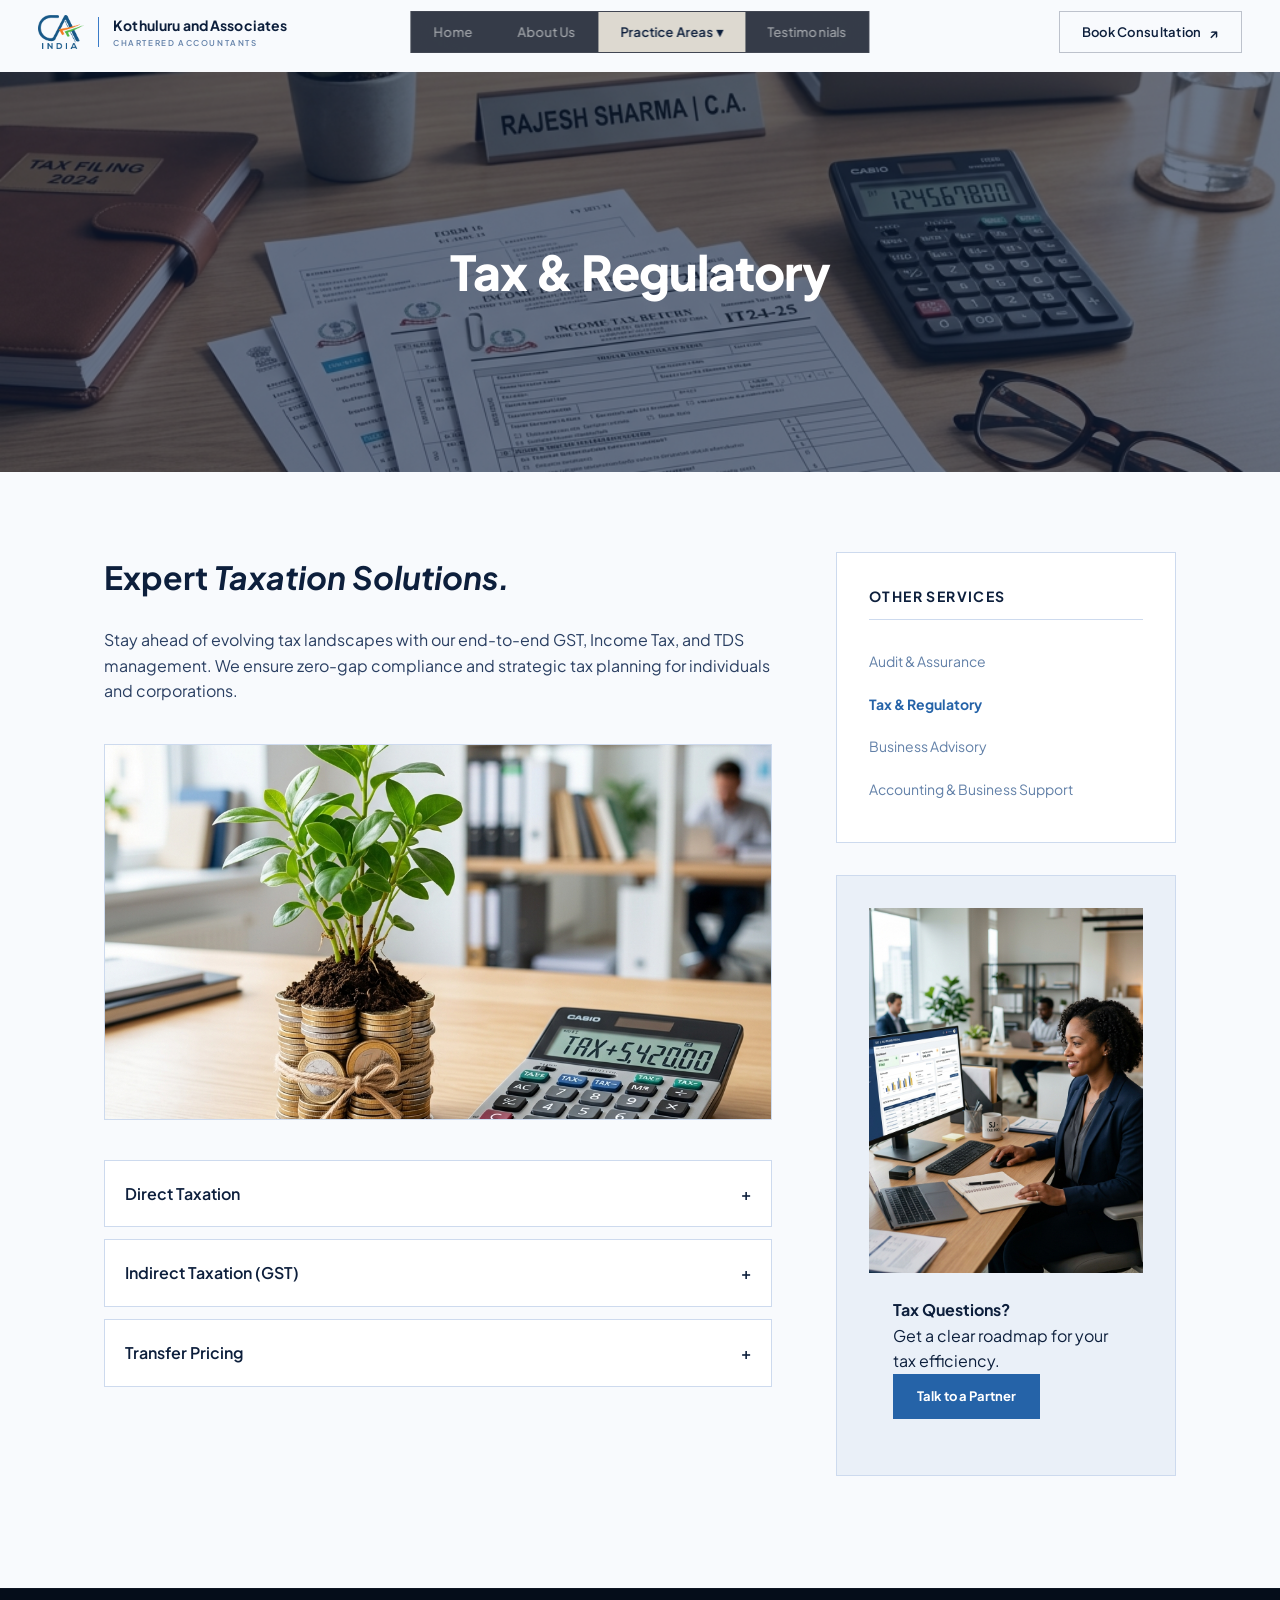
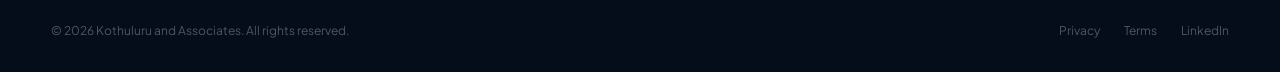
<file: services/tax-regulatory.html>
<!DOCTYPE html>
<html lang="en">
<head>
  <meta charset="UTF-8">
  <meta name="viewport" content="width=device-width, initial-scale=1.0">
  <title>Tax & Regulatory — Kothuluru and Associates</title>
  <link rel="preconnect" href="https://fonts.googleapis.com">
  <link href="https://fonts.googleapis.com/css2?family=Plus+Jakarta+Sans:wght@300;400;500;600;700;800&family=Cormorant+Garamond:ital,wght@0,300;0,400;0,500;1,300;1,400;1,500;1,600&display=swap" rel="stylesheet">
  <link href="https://fonts.googleapis.com/css2?family=Material+Symbols+Outlined" rel="stylesheet">
  <link rel="stylesheet" href="../service-styles.css?v=4">
</head>
<body>
    <nav id="mainNav">
    <a href="../index.html" class="nav-logo">
      <img src="../assets/CA India Logo.png" alt="CA India" class="nav-logo-ca">
      <div class="nav-logo-divider"></div>
      <div class="nav-logo-text">
        <div class="nav-logo-main">Kothuluru and Associates</div>
        <div class="nav-logo-sub">Chartered Accountants</div>
      </div>
    </a>
    <ul class="nav-links" id="navLinks">
      <li><a href="../index.html#home">Home</a></li>
      <li><a href="../index.html#about">About Us</a></li>
      <li class="dropdown active">
        <a href="../index.html#services" class="dropdown-trigger">Practice Areas &#9662;</a>
        <div class="dropdown-menu">
          <a href="audit-assurance.html">Audit &amp; Assurance</a>
          <a href="tax-regulatory.html">Tax &amp; Regulatory</a>
          <a href="business-advisory.html">Business Advisory</a>
          <a href="accounting-business-support.html">Accounting &amp; Support</a>
          <a href="startup-consultancy.html">Startup Consultancy</a>
          <a href="business-automation-it.html">Business Automation</a>
        </div>
      </li>
      <li><a href="../index.html#testimonials">Testimonials</a></li>
      <li id="mobileCtaContainer"></li>
    </ul>
    <div class="nav-right-group">
      <div id="desktopCtaContainer"><a href="../index.html#contact" class="nav-cta" id="mainCtaButton">Book Consultation</a></div>
      <button class="nav-toggle" id="navToggle" aria-label="Menu">
        <span class="material-symbols-outlined">menu</span>
      </button>
    </div>
  </nav>

  <section class="service-hero" style="background-image: url('../assets/tax-1.png');">
    <div class="service-hero-content reveal">
      <h1 class="service-hero-title">Tax & Regulatory</h1>
    </div>
  </section>

  <div class="service-layout">
    <main class="service-main">
      <section class="reveal">
        <h2>Expert <em>Taxation Solutions.</em></h2>
        <p>Stay ahead of evolving tax landscapes with our end-to-end GST, Income Tax, and TDS management. We ensure zero-gap compliance and strategic tax planning for individuals and corporations.</p>
        
        <div class="content-image" style="background-image: url('../assets/tax-3.png');"></div>

        <div class="expandable-cards">
          <div class="expandable-card reveal">
            <div class="expandable-card-header">Direct Taxation <span>+</span></div>
            <div class="expandable-card-body">
              Comprehensive tax planning and return filing for individuals and corporate entities.
            </div>
          </div>
          <div class="expandable-card reveal">
            <div class="expandable-card-header">Indirect Taxation (GST) <span>+</span></div>
            <div class="expandable-card-body">
              GST registration, periodic returns, audits, and litigation support.
            </div>
          </div>
          <div class="expandable-card reveal">
            <div class="expandable-card-header">Transfer Pricing <span>+</span></div>
            <div class="expandable-card-body">
              Guidance on international transactions and compliance with local regulations.
            </div>
          </div>
        </div>
      </section>
    </main>

    <aside class="service-sidebar">
      <div class="sidebar-card reveal">
        <h3 class="sidebar-title">Other Services</h3>
        <ul class="sidebar-links">
          <li><a href="audit-assurance.html">Audit & Assurance</a></li>
          <li class="active"><a href="tax-regulatory.html">Tax & Regulatory</a></li>
          <li><a href="business-advisory.html">Business Advisory</a></li>
          <li><a href="accounting-business-support.html">Accounting & Business Support</a></li>
        </ul>
      </div>

      <div class="sidebar-card sidebar-contact-card reveal">
        <div class="sidebar-contact-image" style="background-image: url('../assets/tax-2.png');"></div>
        <div class="sidebar-contact-info">
          <h4>Tax Questions?</h4>
          <p>Get a clear roadmap for your tax efficiency.</p>
          <a href="../index.html#contact" class="btn-primary">Talk to a Partner</a>
        </div>
      </div>
    </aside>
  </div>
  <footer style="background:#050d1a;padding:32px 0;border-top:1px solid rgba(255,255,255,0.04);">
    <div style="max-width:1280px;margin:0 auto;padding:0 clamp(20px,4vw,64px);display:flex;justify-content:space-between;align-items:center;color:rgba(255,255,255,0.3);font-size:12px;">
      <div>&copy; 2026 Kothuluru and Associates. All rights reserved.</div>
      <div style="display:flex;gap:24px;">
        <a href="#" style="color:inherit;text-decoration:none;">Privacy</a>
        <a href="#" style="color:inherit;text-decoration:none;">Terms</a>
        <a href="#" style="color:inherit;text-decoration:none;">LinkedIn</a>
      </div>
    </div>
  </footer>


  <script src="../service-scripts.js?v=4"></script>
</body>
</html>
</file>
<file: styles.css>
/* ══════════════════════════════════════════════════════════════
   Kothuluru & Associates — Premium Landing Page
   ══════════════════════════════════════════════════════════════ */

:root {
  --gold: #2563a8;
  --gold-light: #3a7bc8;
  --gold-glow: rgba(37, 99, 168, 0.15);
  --ink: #0a1628;
  --ink-mid: #2a3f62;
  --ink-light: #6280a8;
  --cream: #f6f8fc;
  --white: #ffffff;
  --border: rgba(13, 31, 60, 0.08);
  --shadow-sm: 0 2px 8px rgba(10, 22, 40, 0.04);
  --shadow-md: 0 8px 32px rgba(10, 22, 40, 0.06);
  --shadow-lg: 0 20px 60px rgba(10, 22, 40, 0.10);
  --shadow-xl: 0 32px 80px rgba(10, 22, 40, 0.14);
  --sans: 'Plus Jakarta Sans', sans-serif;
  --serif: 'Cormorant Garamond', serif;
  --radius: 16px;
  --radius-sm: 10px;
  --radius-pill: 100px;
  --transition: 0.4s cubic-bezier(0.25, 0.46, 0.45, 0.94);
}

*,
*::before,
*::after {
  box-sizing: border-box;
  margin: 0;
  padding: 0;
}

html {
  scroll-behavior: smooth;
}

body {
  font-family: var(--sans);
  background: var(--cream);
  color: var(--ink);
  overflow-x: hidden;
  line-height: 1.65;
  -webkit-font-smoothing: antialiased;
}

/* ── UTILITY ── */
.container {
  max-width: 1280px;
  margin: 0 auto;
  padding: 0 clamp(20px, 4vw, 64px);
}

.section-pad {
  padding: clamp(80px, 10vw, 140px) 0;
}

.eyebrow {
  font-size: 11px;
  font-weight: 700;
  letter-spacing: 0.22em;
  text-transform: uppercase;
  color: var(--gold);
  margin-bottom: 16px;
  display: flex;
  align-items: center;
  gap: 12px;
}

.eyebrow::before {
  content: '';
  width: 32px;
  height: 2px;
  background: var(--gold);
  display: inline-block;
}

.section-title {
  font-size: clamp(36px, 5vw, 60px);
  font-weight: 800;
  line-height: 1.08;
  letter-spacing: -0.03em;
  margin-bottom: 20px;
}

.section-title em {
  font-family: var(--serif);
  font-style: italic;
  font-weight: 500;
  color: var(--gold);
}

.body-text {
  font-size: clamp(15px, 1.2vw, 18px);
  color: var(--ink-mid);
  line-height: 1.7;
  max-width: 540px;
}

/* ── BUTTONS (Rectangular + Arrow) ── */
.btn-primary {
  display: inline-flex;
  align-items: center;
  gap: 10px;
  background: var(--ink);
  color: #fff;
  padding: 13px 28px;
  border-radius: 0;
  font-size: 13px;
  font-weight: 600;
  letter-spacing: 0.03em;
  text-decoration: none;
  border: 1.5px solid var(--ink);
  transition: var(--transition);
  cursor: pointer;
}

.btn-primary::after {
  content: '↗';
  font-size: 15px;
  transition: transform 0.3s;
}

.btn-primary:hover {
  background: var(--gold);
  border-color: var(--gold);
  transform: translateY(-2px);
  box-shadow: var(--shadow-md);
}

.btn-primary:hover::after {
  transform: translate(2px, -2px);
}

.btn-outline {
  display: inline-flex;
  align-items: center;
  gap: 10px;
  background: transparent;
  color: var(--ink);
  padding: 13px 28px;
  border-radius: 0;
  font-size: 13px;
  font-weight: 600;
  letter-spacing: 0.02em;
  text-decoration: none;
  border: 1.5px solid rgba(13, 31, 60, 0.2);
  transition: var(--transition);
  cursor: pointer;
}

.btn-outline:hover {
  border-color: var(--ink);
  background: rgba(10, 22, 40, 0.04);
  transform: translateY(-2px);
}

/* Light variant for dark backgrounds */
.btn-primary.btn-light {
  background: #fff;
  color: var(--ink);
  border-color: #fff;
}

.btn-primary.btn-light:hover {
  background: var(--gold-light);
  color: #fff;
  border-color: var(--gold-light);
}

.btn-outline.btn-light {
  color: #fff;
  border-color: rgba(255, 255, 255, 0.3);
}

.btn-outline.btn-light:hover {
  border-color: #fff;
  background: rgba(255, 255, 255, 0.08);
}

/* ── NAV (Transparent bar, glass on menu group only) ── */
nav {
  position: fixed;
  top: 0;
  left: 0;
  right: 0;
  z-index: 1000;
  height: 64px;
  display: flex;
  align-items: center;
  justify-content: space-between;
  padding: 0 clamp(20px, 3vw, 40px);
  background: transparent;
  border-radius: 0;
}

.nav-right-group {
  display: flex;
  align-items: center;
  gap: 12px;
}

/* Logo */
.nav-logo {
  display: flex;
  align-items: center;
  gap: 10px;
  text-decoration: none;
  flex-shrink: 0;
}

.nav-logo-ca {
  height: 34px;
  width: auto;
}

.nav-logo-divider {
  width: 1px;
  height: 30px;
  background: var(--gold-light);
  margin: 0 4px;
  flex-shrink: 0;
  animation: divider-pulse 2s ease-in-out infinite;
}

@keyframes divider-pulse {

  0%,
  100% {
    opacity: 0.6;
  }

  50% {
    opacity: 0.15;
  }
}

.nav-logo-text {
  display: flex;
  flex-direction: column;
}

.nav-logo-main {
  font-weight: 700;
  font-size: 14px;
  color: var(--ink);
  letter-spacing: 0.01em;
  white-space: nowrap;
}

.nav-logo-sub {
  font-size: 8px;
  font-weight: 600;
  color: var(--ink-light);
  letter-spacing: 0.2em;
  text-transform: uppercase;
}

/* Nav Links — centered glass container */
.nav-links {
  display: flex;
  gap: 0;
  list-style: none;
  align-items: stretch;
  position: absolute;
  left: 50%;
  transform: translateX(-50%);
  background: rgba(10, 18, 32, 0.82);
  backdrop-filter: blur(24px) saturate(1.6);
  -webkit-backdrop-filter: blur(24px) saturate(1.6);
  border: 1px solid rgba(255, 255, 255, 0.06);
  border-radius: 0;
  padding: 0;
  height: 42px;
}

.nav-links>li {
  display: flex;
  align-items: stretch;
}

.nav-links>li>a {
  color: rgba(255, 255, 255, 0.55);
  text-decoration: none;
  font-size: 13px;
  font-weight: 500;
  letter-spacing: 0.01em;
  padding: 0 22px;
  border-radius: 0;
  transition: color 0.25s, background 0.25s;
  display: flex;
  align-items: center;
}

.nav-links>li>a:hover {
  color: #fff;
  background: rgba(255, 255, 255, 0.07);
}

.nav-links>li.active>a {
  color: var(--ink);
  background: rgba(235, 230, 220, 0.92);
  font-weight: 600;
}

/* Nav CTA Button — aligned to same height as nav-links */
.nav-cta {
  display: inline-flex;
  align-items: center;
  gap: 8px;
  color: var(--ink);
  padding: 0 22px;
  height: 42px;
  border-radius: 0;
  font-size: 13px;
  font-weight: 600;
  letter-spacing: 0.02em;
  text-decoration: none;
  border: 1.5px solid rgba(13, 31, 60, 0.25);
  background: transparent;
  flex-shrink: 0;
  transition: border-color 0.3s, background 0.3s;
}

.nav-cta::after {
  content: '\2197';
  font-size: 14px;
  transition: transform 0.3s;
}

.nav-cta:hover {
  border-color: var(--ink);
  background: rgba(10, 22, 40, 0.04);
}

.nav-cta:hover::after {
  transform: translate(2px, -2px);
}

/* Dropdown — no gap, invisible bridge */
.dropdown {
  position: relative;
}

.dropdown-trigger {
  cursor: pointer;
}

.dropdown::after {
  content: '';
  position: absolute;
  top: 100%;
  left: 0;
  width: 100%;
  height: 12px;
  display: none;
}

.dropdown:hover::after {
  display: block;
}

.dropdown-menu {
  position: absolute;
  top: calc(100% + 10px);
  left: 50%;
  transform: translateX(-50%) translateY(4px);
  background: rgba(12, 20, 36, 0.96);
  backdrop-filter: blur(20px);
  -webkit-backdrop-filter: blur(20px);
  min-width: 260px;
  border-radius: 0;
  padding: 6px;
  box-shadow: 0 12px 40px rgba(0, 0, 0, 0.35);
  border: 1px solid rgba(255, 255, 255, 0.08);
  opacity: 0;
  visibility: hidden;
  pointer-events: none;
  transition: opacity 0.2s, visibility 0.2s, transform 0.2s;
}

.dropdown:hover .dropdown-menu {
  opacity: 1;
  visibility: visible;
  pointer-events: all;
  transform: translateX(-50%) translateY(0);
}

.dropdown-menu a {
  display: block;
  padding: 10px 16px;
  color: rgba(255, 255, 255, 0.55);
  text-decoration: none;
  font-size: 13px;
  font-weight: 500;
  border-radius: 0;
  transition: color 0.15s, background 0.15s;
}

.dropdown-menu a:hover {
  background: rgba(255, 255, 255, 0.07);
  color: #fff;
}

/* Mobile nav */
.nav-toggle {
  display: none;
  background: transparent;
  border: none;
  cursor: pointer;
  padding: 8px;
  align-items: center;
  justify-content: center;
  flex-shrink: 0;
}

.nav-toggle .material-symbols-outlined {
  font-size: 28px;
  color: var(--ink);
  transition: all 0.3s ease;
}

.nav-toggle:hover .material-symbols-outlined {
  color: var(--gold);
  transform: scale(1.1);
}

/* ── HERO ── */
.hero {
  min-height: 100vh;
  padding-top: 64px;
  display: flex;
  align-items: center;
  position: relative;
  overflow: hidden;
  background: linear-gradient(135deg, #f0f4fa 0%, #e8eef8 50%, #f4f7fb 100%);
}

.hero::before {
  content: '';
  position: absolute;
  top: -50%;
  right: -20%;
  width: 80vw;
  height: 80vw;
  border-radius: 50%;
  background: radial-gradient(circle, rgba(37, 99, 168, 0.06) 0%, transparent 70%);
  pointer-events: none;
}

.hero .container {
  display: grid;
  grid-template-columns: 1fr 1fr;
  gap: clamp(40px, 6vw, 80px);
  align-items: center;
  padding-top: 40px;
  padding-bottom: 40px;
}

.hero-content {
  position: relative;
  z-index: 2;
}

.hero-headline {
  font-size: clamp(44px, 5.5vw, 80px);
  font-weight: 800;
  line-height: 1.04;
  letter-spacing: -0.035em;
  margin-bottom: 24px;
}

.hero-headline em {
  font-family: var(--serif);
  font-style: italic;
  font-weight: 400;
  color: var(--gold);
  display: block;
}

.hero-sub {
  font-size: clamp(15px, 1.3vw, 19px);
  color: var(--ink-mid);
  line-height: 1.7;
  max-width: 460px;
  margin-bottom: 36px;
}

.hero-actions {
  display: flex;
  gap: 16px;
  flex-wrap: wrap;
}

/* Portrait slices */
.hero-portraits {
  display: grid;
  grid-template-columns: repeat(5, 1fr);
  gap: clamp(6px, 0.8vw, 12px);
  height: clamp(400px, 55vh, 600px);
  position: relative;
}

.portrait-slice {
  border-radius: var(--radius);
  background-size: cover;
  background-position: center top;
  position: relative;
  overflow: hidden;
  transition: all 0.6s cubic-bezier(0.16, 1, 0.3, 1);
  filter: saturate(0.85);
}

.portrait-slice::after {
  content: '';
  position: absolute;
  inset: 0;
  background: linear-gradient(to top, rgba(10, 22, 40, 0.3) 0%, transparent 50%);
  transition: opacity 0.4s;
}

.portrait-slice:nth-child(1) {
  align-self: end;
  height: 70%;
  border-radius: var(--radius) var(--radius) var(--radius) 40%;
}

.portrait-slice:nth-child(2) {
  align-self: start;
  height: 85%;
  margin-top: 20px;
}

.portrait-slice:nth-child(3) {
  height: 100%;
  border-radius: var(--radius);
}

.portrait-slice:nth-child(4) {
  align-self: end;
  height: 80%;
  margin-bottom: 10px;
}

.portrait-slice:nth-child(5) {
  align-self: start;
  height: 65%;
  border-radius: var(--radius) 40% var(--radius) var(--radius);
  margin-top: 30px;
}

.portrait-slice:hover {
  filter: saturate(1.1);
  transform: scale(1.04);
  z-index: 5;
  box-shadow: var(--shadow-xl);
}

.portrait-slice:hover::after {
  opacity: 0.3;
}

/* ── METRICS ── */
.metrics {
  background: var(--ink);
  color: #fff;
  padding: clamp(48px, 6vw, 72px) 0;
  position: relative;
  overflow: hidden;
}

.metrics::before {
  content: 'KA';
  position: absolute;
  right: -2vw;
  top: 50%;
  transform: translateY(-50%);
  font-size: 20vw;
  font-weight: 900;
  color: rgba(255, 255, 255, 0.02);
  pointer-events: none;
  letter-spacing: -0.05em;
}

.metrics .container {
  display: grid;
  grid-template-columns: repeat(4, 1fr);
  gap: 0;
  position: relative;
}

.metric-item {
  text-align: center;
  padding: 0 clamp(16px, 2vw, 32px);
  border-right: 1px solid rgba(255, 255, 255, 0.08);
}

.metric-item:last-child {
  border-right: none;
}

.metric-num {
  font-size: clamp(40px, 4.5vw, 64px);
  font-weight: 800;
  letter-spacing: -0.03em;
  line-height: 1;
  background: linear-gradient(to right, #fff 0%, var(--gold-light) 50%, #fff 100%, var(--gold-light) 150%, #fff 200%);
  background-size: 200% auto;
  -webkit-background-clip: text;
  -webkit-text-fill-color: transparent;
  background-clip: text;
  animation: metricGradientWind 5s linear infinite;
}

@keyframes metricGradientWind {
  0% { background-position: 0% center; }
  100% { background-position: -200% center; }
}

.metric-label {
  font-size: 12px;
  font-weight: 600;
  letter-spacing: 0.15em;
  text-transform: uppercase;
  color: rgba(255, 255, 255, 0.45);
  margin-top: 8px;
}

/* ── ABOUT ── */
.about {
  background: var(--white);
}

.about .container {
  display: grid;
  grid-template-columns: 1.1fr 1fr;
  gap: clamp(48px, 6vw, 100px);
  align-items: center;
}

.about-image-wrap {
  position: relative;
}

.about-image {
  width: 100%;
  aspect-ratio: 4/3;
  border-radius: 24px;
  background-size: cover;
  background-position: center;
  box-shadow: var(--shadow-lg);
}

.about-image-wrap::after {
  content: '';
  position: absolute;
  top: 20px;
  left: 20px;
  right: -20px;
  bottom: -20px;
  border: 2px solid var(--gold-glow);
  border-radius: 24px;
  z-index: -1;
}

.about-badge {
  position: absolute;
  bottom: -20px;
  right: -20px;
  background: var(--ink);
  color: #fff;
  padding: 20px 28px;
  border-radius: var(--radius);
  box-shadow: var(--shadow-lg);
  text-align: center;
}

.about-badge-num {
  font-size: 36px;
  font-weight: 800;
  line-height: 1;
  background: linear-gradient(135deg, #fff, var(--gold-light));
  -webkit-background-clip: text;
  -webkit-text-fill-color: transparent;
  background-clip: text;
}

.about-badge-label {
  font-size: 10px;
  letter-spacing: 0.15em;
  text-transform: uppercase;
  color: rgba(255, 255, 255, 0.6);
  margin-top: 4px;
}

.pill-tags {
  display: flex;
  flex-wrap: wrap;
  gap: 10px;
  margin-top: 28px;
}

.pill-tag {
  padding: 8px 18px;
  border-radius: var(--radius-pill);
  border: 1.5px solid var(--border);
  font-size: 12px;
  font-weight: 600;
  color: var(--ink-mid);
  transition: var(--transition);
}

.pill-tag:hover {
  border-color: var(--gold);
  color: var(--gold);
  background: var(--gold-glow);
}

/* ── SERVICES ── */
.services {
  background: var(--cream);
}

.services-header {
  display: flex;
  justify-content: space-between;
  align-items: flex-end;
  margin-bottom: clamp(40px, 5vw, 64px);
}

.services-grid {
  display: grid;
  grid-template-columns: repeat(3, 1fr);
  gap: 20px;
}

.service-card {
  background: var(--white);
  padding: clamp(28px, 3vw, 40px);
  border-radius: var(--radius);
  text-decoration: none;
  color: inherit;
  border: 1px solid var(--border);
  transition: var(--transition);
  position: relative;
  overflow: hidden;
}

.service-card::before {
  content: '';
  position: absolute;
  top: 0;
  left: 0;
  width: 100%;
  height: 3px;
  background: var(--gold);
  transform: scaleX(0);
  transform-origin: left;
  transition: transform 0.4s cubic-bezier(0.16, 1, 0.3, 1);
}

.service-card:hover {
  transform: translateY(-6px);
  box-shadow: var(--shadow-lg);
  border-color: transparent;
}

.service-card:hover::before {
  transform: scaleX(1);
}

.service-icon {
  width: 52px;
  height: 52px;
  border-radius: 14px;
  background: linear-gradient(135deg, var(--cream), var(--gold-glow));
  display: flex;
  align-items: center;
  justify-content: center;
  margin-bottom: 20px;
  color: var(--gold);
}

.service-card-title {
  font-size: 18px;
  font-weight: 700;
  margin-bottom: 10px;
}

.service-card-desc {
  font-size: 14px;
  color: var(--ink-light);
  line-height: 1.65;
  margin-bottom: 20px;
}

.service-arrow {
  font-size: 18px;
  font-weight: 700;
  color: var(--gold);
  transition: transform 0.3s;
  display: inline-block;
}

.service-card:hover .service-arrow {
  transform: translateX(6px);
}

/* ── TESTIMONIALS ── */
.testimonials {
  background: var(--white);
}

.testimonials .container {
  display: grid;
  grid-template-columns: 0.8fr 1fr;
  gap: clamp(48px, 6vw, 100px);
  align-items: center;
}

.testimonial-cards {
  display: flex;
  flex-direction: column;
  gap: 20px;
}

.testimonial-card {
  background: var(--cream);
  padding: clamp(24px, 3vw, 36px);
  border-radius: var(--radius);
  border: 1px solid var(--border);
  transition: var(--transition);
  position: relative;
}

.testimonial-card::before {
  content: '"';
  position: absolute;
  top: 16px;
  right: 24px;
  font-family: var(--serif);
  font-size: 64px;
  line-height: 1;
  color: var(--gold-glow);
  pointer-events: none;
}

.testimonial-card:hover {
  transform: translateY(-4px);
  box-shadow: var(--shadow-md);
  border-color: var(--gold-glow);
}

.testimonial-text {
  font-family: var(--serif);
  font-size: clamp(16px, 1.3vw, 19px);
  font-style: italic;
  line-height: 1.6;
  color: var(--ink);
  margin-bottom: 20px;
}

.testimonial-author {
  display: flex;
  align-items: center;
  gap: 12px;
}

.testimonial-avatar {
  width: 44px;
  height: 44px;
  border-radius: 50%;
  background-size: cover;
  background-position: center;
  border: 2px solid var(--white);
  box-shadow: var(--shadow-sm);
}

.testimonial-name {
  font-size: 14px;
  font-weight: 700;
}

.testimonial-role {
  font-size: 12px;
  color: var(--ink-light);
}

/* ── CTA ── */
.cta-section {
  background: var(--ink);
  color: #fff;
  text-align: center;
  padding: clamp(80px, 10vw, 140px) 0;
  position: relative;
  overflow: hidden;
}

.cta-section::before {
  content: '';
  position: absolute;
  inset: 0;
  background: radial-gradient(ellipse at center, rgba(37, 99, 168, 0.15) 0%, transparent 70%);
}

.cta-section .section-title {
  color: #fff;
}

.cta-section .section-title em {
  color: var(--gold-light);
}

.cta-section .body-text {
  color: rgba(255, 255, 255, 0.6);
  margin: 0 auto 36px;
}

.cta-watermark {
  position: absolute;
  bottom: -4vw;
  left: 50%;
  transform: translateX(-50%);
  font-size: clamp(80px, 14vw, 200px);
  font-weight: 900;
  color: rgba(255, 255, 255, 0.02);
  white-space: nowrap;
  pointer-events: none;
  letter-spacing: -0.04em;
}

/* ── FOOTER ── */
footer {
  background: #050d1a;
  padding: 32px 0;
  border-top: 1px solid rgba(255, 255, 255, 0.04);
}

footer .container {
  display: flex;
  justify-content: space-between;
  align-items: center;
  color: rgba(255, 255, 255, 0.3);
  font-size: 12px;
}

footer a {
  color: rgba(255, 255, 255, 0.3);
  text-decoration: none;
  transition: color 0.2s;
}

footer a:hover {
  color: rgba(255, 255, 255, 0.7);
}

.footer-links {
  display: flex;
  gap: 24px;
}

/* ── ANIMATIONS ── */
.reveal {
  opacity: 0;
  transform: translateY(32px);
  transition: opacity 0.8s cubic-bezier(0.16, 1, 0.3, 1),
    transform 0.8s cubic-bezier(0.16, 1, 0.3, 1);
}

.reveal.visible {
  opacity: 1;
  transform: translateY(0);
}

.delay-1 {
  transition-delay: 0.1s;
}

.delay-2 {
  transition-delay: 0.2s;
}

.delay-3 {
  transition-delay: 0.3s;
}

.delay-4 {
  transition-delay: 0.4s;
}

/* Headline clip reveal */
@keyframes headline-reveal {
  from {
    clip-path: inset(0 100% 0 0);
  }

  to {
    clip-path: inset(0 0 0 0);
  }
}

.hero-headline em {
  animation: headline-reveal 1s cubic-bezier(0.16, 1, 0.3, 1) 0.6s both;
}

/* ── RESPONSIVE ── */
@media (max-width: 1024px) {

  .hero .container,
  .about .container,
  .testimonials .container {
    grid-template-columns: 1fr;
  }

  .hero-portraits {
    height: 350px;
    margin-top: 40px;
  }

  .services-grid {
    grid-template-columns: repeat(2, 1fr);
  }

  .metrics .container {
    grid-template-columns: repeat(2, 1fr);
    gap: 32px;
  }

  .metric-item {
    border-right: none;
    padding: 20px 0;
  }

  .services-header {
    flex-direction: column;
    align-items: flex-start;
    gap: 16px;
  }

  .about-image-wrap::after {
    display: none;
  }

  .about-badge {
    bottom: -10px;
    right: 10px;
  }
}

@media (min-width: 750px) and (max-width: 1199px) {
  #mainNav {
    display: flex;
    justify-content: space-between;
  }

  .nav-right-group {
    display: none;
  }

  .nav-links {
    position: static;
    transform: none;
    margin-left: auto;
    display: flex;
    justify-content: flex-end;
    white-space: nowrap;
  }

  .nav-links > li > a {
    padding: 0 clamp(10px, 1.5vw, 22px);
    font-size: clamp(11px, 1.2vw, 13px);
  }
}

@media (max-width: 992px) {
  .services-grid { grid-template-columns: repeat(2, 1fr); }
  .metrics .container { grid-template-columns: repeat(2, 1fr); gap: 32px; }
  .metric-item { border-right: none; padding: 20px 0; }
  .about .container { grid-template-columns: 1fr; }
  
  .hero-portraits {
    height: 350px;
    margin-top: 40px;
  }
}

@media (max-width: 749px) {
  .nav-links {
    display: none;
    flex-direction: column;
    position: absolute;
    top: 64px;
    left: 0;
    right: 0;
    background: rgba(10, 18, 32, 0.98);
    padding: 24px 0;
    box-shadow: 0 20px 40px rgba(0, 0, 0, 0.4);
    gap: 0;
    backdrop-filter: blur(20px);
    opacity: 0;
    visibility: hidden;
    transform: translateY(-10px);
    transition: opacity 0.3s, transform 0.3s, visibility 0.3s;
    border-top: 1px solid rgba(255, 255, 255, 0.06);
    height: auto;
    width: 100%;
    z-index: 999;
  }

  nav.menu-open .nav-links {
    display: flex;
    opacity: 1;
    visibility: visible;
    transform: translateY(0);
  }

  .nav-toggle {
    display: block;
    order: 2;
    margin-left: 15px;
  }

  .nav-logo {
    order: 1;
    flex: 1;
  }

  .nav-right-group {
    order: 3;
    display: flex;
    align-items: center;
  }

  .nav-links > li {
    width: 100%;
  }

  .nav-links > li > a {
    padding: 16px 40px;
    width: 100%;
    justify-content: flex-start;
    border-bottom: 1px solid rgba(255, 255, 255, 0.03);
  }

  .dropdown-menu {
    position: static;
    transform: none;
    opacity: 1;
    visibility: visible;
    pointer-events: all;
    background: rgba(255, 255, 255, 0.03);
    box-shadow: none;
    border: none;
    padding: 0;
    display: none;
    width: 100%;
  }

  .dropdown.active .dropdown-menu {
    display: flex;
    flex-direction: column;
  }
  
  .dropdown-menu a {
    padding: 12px 60px;
  }

  .dropdown::after { display: none; }

  .hero .container { text-align: center; }
  .hero-content { align-items: center; }
  .hero-sub { max-width: 100%; }
  .hero-actions { justify-content: center; }

  .hero-portraits {
    grid-template-columns: repeat(3, 1fr);
    height: 280px;
  }

  .portrait-slice:nth-child(4),
  .portrait-slice:nth-child(5) {
    display: none;
  }

  .portrait-slice:nth-child(1),
  .portrait-slice:nth-child(2),
  .portrait-slice:nth-child(3) {
    height: 100% !important;
    margin: 0 !important;
  }

  footer .container {
    flex-direction: column;
    gap: 16px;
    text-align: center;
  }

  .pill-tags {
    justify-content: center;
  }

  .testimonials .container {
    text-align: center;
  }

  .testimonial-author {
    justify-content: center;
  }
}

@media (max-width: 550px) {
  .services-grid { grid-template-columns: 1fr; }
  .why-grid { grid-template-columns: 1fr; }
  .testimonials-grid { grid-template-columns: 1fr; }
}
</file>
<file: service-styles.css>
/* ══════════════════════════════════════════════════════════════
   SERVICE PAGES — Shared Stylesheet
   Extends the existing design system from index.html.
   ══════════════════════════════════════════════════════════════ */

:root {
  --gold: #2563a8;
  --gold-light: #3a7bc8;
  --gold-muted: rgba(37, 99, 168, 0.1);
  --ink: #0d1f3c;
  --ink-mid: #2a3f62;
  --ink-light: #6280a8;
  --warm-white: #f8fafd;
  --warm-grey: #eaf0f8;
  --border: #cddaee;
  --hero-bg: #f0f5fb;
  --sans: 'Plus Jakarta Sans', sans-serif;
  --script: 'Cormorant Garamond', serif;
}

*, *::before, *::after {
  box-sizing: border-box;
  margin: 0;
  padding: 0;
}

body {
  font-family: var(--sans);
  background: var(--warm-white);
  color: var(--ink);
  line-height: 1.6;
}

/* NAV (Transparent bar, glass on menu group only — matches landing page) */
nav {
  position: fixed; top: 0; left: 0; right: 0; z-index: 100;
  height: 64px; display: flex; align-items: center;
  justify-content: space-between; padding: 0 clamp(20px, 3vw, 40px);
  background: transparent;
  border-radius: 0;
}

.nav-right-group {
  display: flex;
  align-items: center;
  gap: 12px;
}

.nav-logo { display: flex; align-items: center; gap: 10px; text-decoration: none; flex-shrink: 0; }
.nav-logo-ca { height: 34px; width: auto; }
.nav-logo-divider {
  width: 1px; height: 30px; background: var(--gold-light, #3a7bc8);
  margin: 0 4px; flex-shrink: 0;
  animation: divider-pulse 2s ease-in-out infinite;
}
@keyframes divider-pulse {
  0%, 100% { opacity: 0.6; }
  50% { opacity: 0.15; }
}
.nav-logo-text { display: flex; flex-direction: column; }
.nav-logo-main {
  font-weight: 700; font-size: 14px; color: var(--ink);
  letter-spacing: 0.01em; white-space: nowrap;
}
.nav-logo-sub {
  font-size: 8px; font-weight: 600; color: var(--ink-light, #6280a8);
  letter-spacing: 0.2em; text-transform: uppercase;
}
.nav-links {
  display: flex; gap: 0; list-style: none; align-items: stretch;
  position: absolute; left: 50%; transform: translateX(-50%);
  background: rgba(10, 18, 32, 0.82);
  backdrop-filter: blur(24px) saturate(1.6);
  -webkit-backdrop-filter: blur(24px) saturate(1.6);
  border: 1px solid rgba(255, 255, 255, 0.06);
  border-radius: 0; padding: 0; height: 42px;
}
.nav-links > li { display: flex; align-items: stretch; }
.nav-links > li > a {
  color: rgba(255, 255, 255, 0.55); text-decoration: none;
  font-size: 13px; font-weight: 500; letter-spacing: 0.01em;
  padding: 0 22px; border-radius: 0;
  transition: color 0.25s, background 0.25s;
  display: flex; align-items: center;
}
.nav-links > li > a:hover { color: #fff; background: rgba(255, 255, 255, 0.07); }
.nav-links > li.active > a {
  color: var(--ink); background: rgba(235, 230, 220, 0.92); font-weight: 600;
}

.dropdown { position: relative; }
.dropdown-trigger { cursor: pointer; }
.dropdown::after {
  content: ''; position: absolute; top: 100%; left: 0;
  width: 100%; height: 12px; display: none;
}
.dropdown:hover::after { display: block; }
.dropdown-menu {
  position: absolute; top: calc(100% + 10px); left: 50%;
  transform: translateX(-50%) translateY(4px);
  background: rgba(12, 20, 36, 0.96);
  backdrop-filter: blur(20px); -webkit-backdrop-filter: blur(20px);
  min-width: 260px; border-radius: 0; padding: 6px;
  box-shadow: 0 12px 40px rgba(0, 0, 0, 0.35);
  border: 1px solid rgba(255, 255, 255, 0.08);
  opacity: 0; visibility: hidden; pointer-events: none;
  transition: opacity 0.2s, visibility 0.2s, transform 0.2s;
  display: flex; flex-direction: column; gap: 0;
}
.dropdown:hover .dropdown-menu {
  opacity: 1; visibility: visible; pointer-events: all;
  transform: translateX(-50%) translateY(0);
}
.dropdown-menu a {
  display: block; padding: 10px 16px;
  color: rgba(255, 255, 255, 0.55); text-decoration: none;
  font-size: 13px; font-weight: 500; border-radius: 0;
  transition: color 0.15s, background 0.15s;
}
.dropdown-menu a:hover { background: rgba(255, 255, 255, 0.07); color: #fff; }

.nav-cta {
  display: inline-flex; align-items: center; gap: 8px;
  color: var(--ink); padding: 0 22px; height: 42px; border-radius: 0;
  font-size: 13px; font-weight: 600; letter-spacing: 0.02em;
  text-decoration: none; border: 1.5px solid rgba(13, 31, 60, 0.25);
  background: transparent; flex-shrink: 0;
  transition: border-color 0.3s, background 0.3s;
}
.nav-cta::after { content: '\2197'; font-size: 14px; transition: transform 0.3s; }
.nav-cta:hover { border-color: var(--ink); background: rgba(10, 22, 40, 0.04); }
.nav-cta:hover::after { transform: translate(2px, -2px); }

/* Mobile nav toggle */
.nav-toggle {
  display: none;
  background: transparent;
  border: none;
  cursor: pointer;
  padding: 8px;
  align-items: center;
  justify-content: center;
  flex-shrink: 0;
}
.nav-toggle .material-symbols-outlined {
  font-size: 28px;
  color: var(--ink);
  transition: all 0.3s ease;
}
.nav-toggle:hover .material-symbols-outlined {
  color: var(--gold);
  transform: scale(1.1);
}

/* HERO */
.service-hero {
  position: relative;
  margin-top: 72px;
  height: 400px;
  background-size: cover;
  background-position: center;
  display: flex;
  align-items: center;
  justify-content: center;
  color: #fff;
  text-align: center;
}

.service-hero::before {
  content: '';
  position: absolute;
  inset: 0;
  background: rgba(13, 31, 60, 0.6);
}

.service-hero-content {
  position: relative;
  z-index: 1;
}

.service-hero-title {
  font-size: 48px;
  font-weight: 800;
  letter-spacing: -0.02em;
}

/* LAYOUT */
.service-layout {
  max-width: 1200px;
  margin: 0 auto;
  padding: 80px 64px;
  display: grid;
  grid-template-columns: 1fr 340px;
  gap: 64px;
}

.service-main h2 {
  font-size: 32px;
  margin-bottom: 24px;
  color: var(--ink);
}

.service-main p {
  margin-bottom: 24px;
  color: var(--ink-mid);
}

.content-image {
  width: 100%;
  aspect-ratio: 16/9;
  background-size: cover;
  background-position: center;
  margin: 40px 0;
  border: 1px solid var(--border);
}

/* ACCORDION */
.expandable-card {
  border: 1px solid var(--border);
  margin-bottom: 12px;
  background: #fff;
}

.expandable-card-header {
  padding: 20px;
  cursor: pointer;
  display: flex;
  justify-content: space-between;
  align-items: center;
  font-weight: 600;
}

.expandable-card-body {
  padding: 0 20px 20px;
  display: none;
}

.expandable-card.active .expandable-card-body {
  display: block;
}

/* SIDEBAR */
.sidebar-card {
  border: 1px solid var(--border);
  padding: 32px;
  background: #fff;
  margin-bottom: 32px;
}

.sidebar-title {
  font-size: 14px;
  font-weight: 700;
  text-transform: uppercase;
  letter-spacing: 0.1em;
  margin-bottom: 20px;
  border-bottom: 1px solid var(--border);
  padding-bottom: 12px;
}

.sidebar-links {
  list-style: none;
}

.sidebar-links li a {
  display: block;
  padding: 10px 0;
  color: var(--ink-light);
  text-decoration: none;
  font-size: 14px;
}

.sidebar-links li.active a {
  color: var(--gold);
  font-weight: 700;
}

.sidebar-contact-card {
  background: var(--warm-grey);
  border: 1px solid var(--border);
}

.sidebar-contact-image {
  width: 100%;
  aspect-ratio: 3/4;
  background-size: cover;
  background-position: center;
}

.sidebar-contact-info {
  padding: 24px;
}

.btn-primary {
  background: var(--gold);
  color: #fff;
  padding: 12px 24px;
  text-decoration: none;
  display: inline-block;
  font-weight: 700;
  font-size: 13px;
  text-align: center;
}

/* REVEAL */
.reveal {
  opacity: 0;
  transform: translateY(20px);
  transition: all 0.6s ease-out;
}

.reveal.visible {
  opacity: 1;
  transform: translateY(0);
}

/* RESPONSIVE NAV (matches landing page) */
@media (min-width: 750px) and (max-width: 1199px) {
  #mainNav {
    display: flex;
    justify-content: space-between;
  }

  .nav-right-group {
    display: none;
  }

  .nav-links {
    position: static;
    transform: none;
    margin-left: auto;
    display: flex;
    justify-content: flex-end;
    white-space: nowrap;
  }

  .nav-links > li > a {
    padding: 0 clamp(10px, 1.5vw, 22px);
    font-size: clamp(11px, 1.2vw, 13px);
  }
}

@media (max-width: 992px) {
  .service-layout {
    grid-template-columns: 1fr;
    padding: 40px 24px;
  }
  
  .service-hero {
    height: 350px;
  }
  
  .service-hero-title {
    font-size: 32px;
  }
}

@media (max-width: 749px) {
  .nav-links {
    display: none;
    flex-direction: column;
    position: absolute;
    top: 64px;
    left: 0;
    right: 0;
    background: rgba(10, 18, 32, 0.98);
    padding: 24px 0;
    box-shadow: 0 20px 40px rgba(0, 0, 0, 0.4);
    gap: 0;
    backdrop-filter: blur(20px);
    opacity: 0;
    visibility: hidden;
    transform: translateY(-10px);
    transition: opacity 0.3s, transform 0.3s, visibility 0.3s;
    border-top: 1px solid rgba(255, 255, 255, 0.06);
    height: auto;
    width: 100%;
    z-index: 999;
  }

  nav.menu-open .nav-links {
    display: flex;
    opacity: 1;
    visibility: visible;
    transform: translateY(0);
  }

  .nav-toggle {
    display: block;
    order: 2;
    margin-left: 15px;
  }

  .nav-logo {
    order: 1;
    flex: 1;
  }

  .nav-right-group {
    order: 3;
    display: flex;
    align-items: center;
  }

  .nav-links > li {
    width: 100%;
  }

  .nav-links > li > a {
    padding: 16px 40px;
    width: 100%;
    justify-content: flex-start;
    border-bottom: 1px solid rgba(255, 255, 255, 0.03);
  }

  .dropdown-menu {
    position: static;
    transform: none;
    opacity: 1;
    visibility: visible;
    pointer-events: all;
    background: rgba(255, 255, 255, 0.03);
    box-shadow: none;
    border: none;
    padding: 0;
    display: none;
    width: 100%;
  }

  .dropdown.active .dropdown-menu {
    display: flex;
    flex-direction: column;
  }

  .dropdown-menu a {
    padding: 12px 60px;
  }

  .dropdown::after { display: none; }

  .service-layout {
    padding: 40px 20px;
  }

  .service-hero {
    height: 300px;
  }

  .service-hero-title {
    font-size: 24px;
  }

  .expandable-card-header {
    padding: 16px;
  }

  .sidebar-card {
    padding: 24px;
  }
}
</file>
